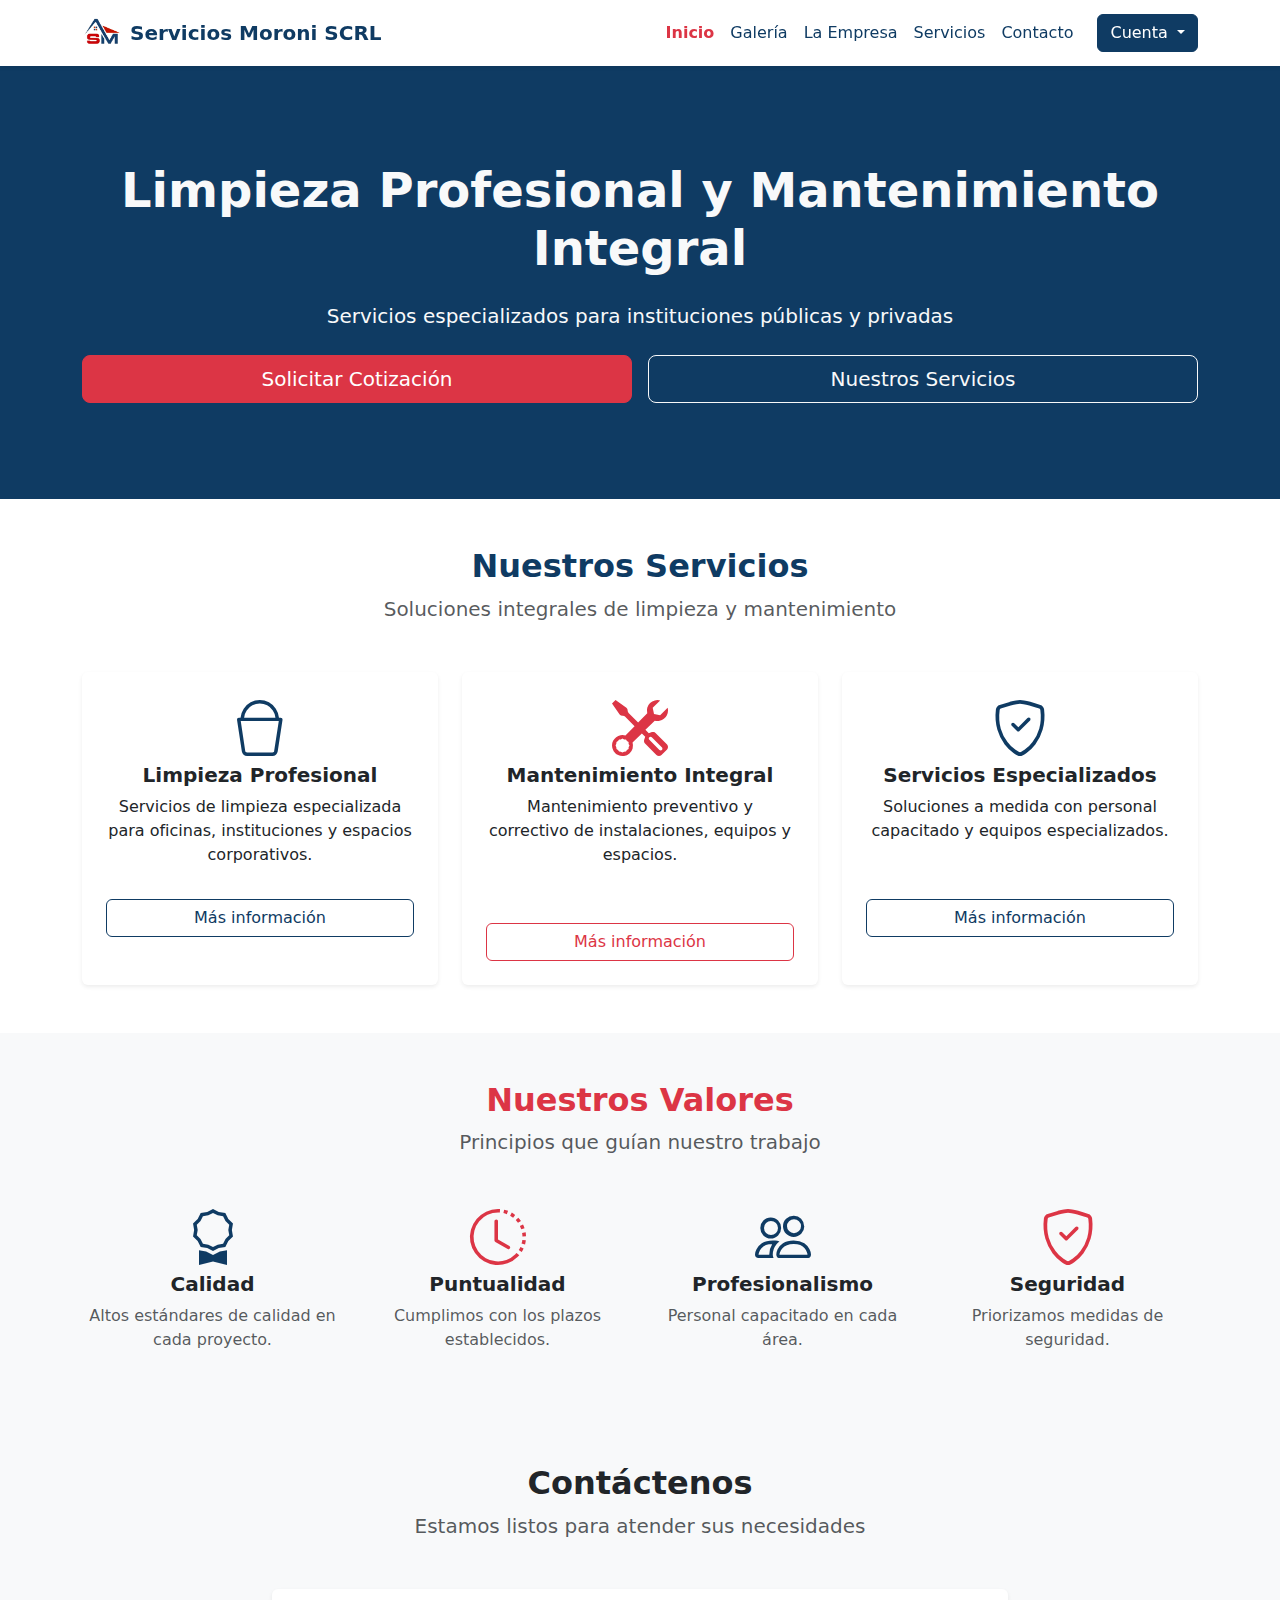
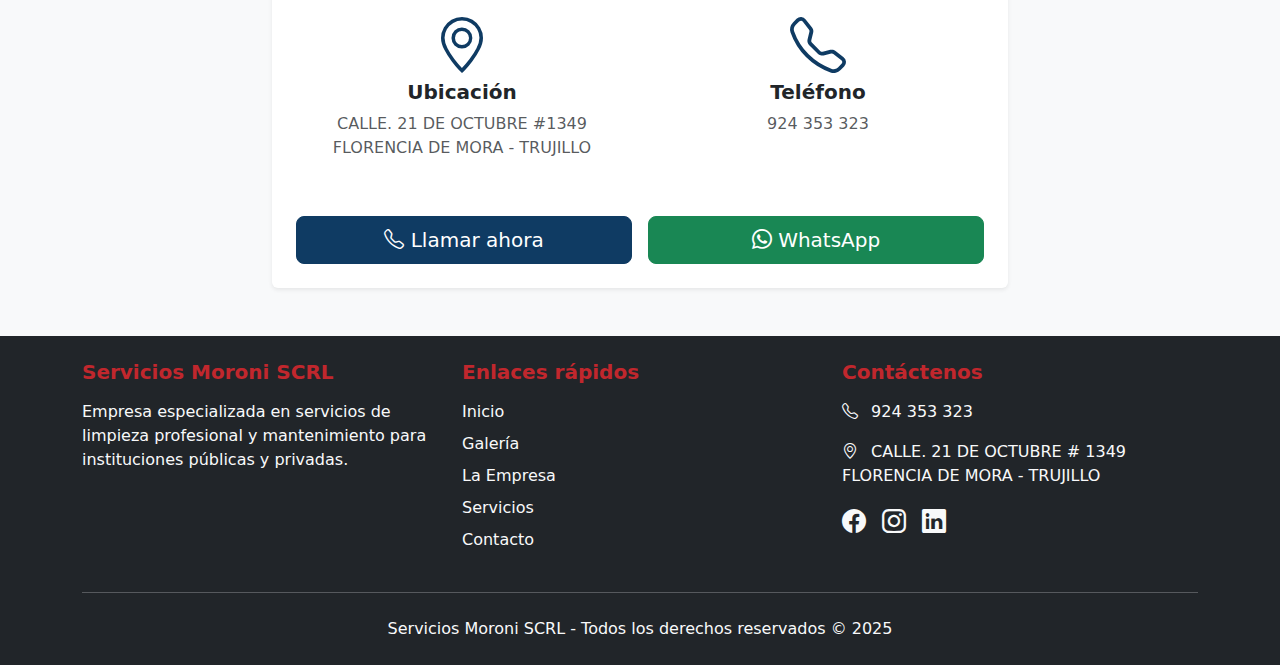
<file: index.html>
<!DOCTYPE html>
<html lang="es">

<head>
    <meta charset="UTF-8">
    <meta name="viewport" content="width=device-width, initial-scale=1.0">
    <title>Servicios Moroni SCRL</title>
    <link href="https://cdn.jsdelivr.net/npm/bootstrap@5.3.0/dist/css/bootstrap.min.css" rel="stylesheet">
    <link rel="icon" href="img/logo.png">
    <link rel="stylesheet" href="https://cdn.jsdelivr.net/npm/bootstrap-icons@1.11.1/font/bootstrap-icons.css">
    <link rel="stylesheet" href="css/styles.css">
</head>

<body>
    <nav class="navbar navbar-expand-lg navbar-light bg-white sticky-top shadow-sm">
        <div class="container">
            <a class="navbar-brand d-flex align-items-center fw-bold text-primary" href="index.html">
                <img src="img/logo.png" alt="Logo de la empresa" class="me-2"
                    style="height: 40px; width: auto; object-fit: contain;">
                Servicios Moroni SCRL
            </a>
            <button class="navbar-toggler" type="button" data-bs-toggle="collapse" data-bs-target="#navbarNav">
                <span class="navbar-toggler-icon"></span>
            </button>
            <div class="collapse navbar-collapse" id="navbarNav">
                <ul class="navbar-nav ms-auto mb-2 mb-lg-0 text-center">
                    <li class="nav-item"><a class="nav-link active text-danger fw-bold" href="index.html">Inicio</a>
                    </li>
                    <li class="nav-item"><a class="nav-link text-primary" href="html/galeria.html">Galería</a></li>
                    <li class="nav-item"><a class="nav-link text-primary" href="html/empresa.html">La Empresa</a></li>
                    <li class="nav-item"><a class="nav-link text-primary" href="html/servicios.html">Servicios</a></li>
                    <li class="nav-item"><a class="nav-link text-primary" href="html/contacto.html">Contacto</a></li>
                </ul>
                <div class="dropdown ms-lg-3 mt-2 mt-lg-0 w-lg-auto text-center text-lg-start">
                    <button class="btn btn-primary dropdown-toggle" type="button" id="dropdownMenuButton"
                        data-bs-toggle="dropdown" aria-expanded="false">
                        Cuenta
                    </button>
                    <ul class="dropdown-menu dropdown-menu-end text-center" aria-labelledby="dropdownMenuButton">
                        <li><a class="dropdown-item" href="html/login.html">Iniciar Sesión</a></li>
                        <li><a class="dropdown-item" href="html/register.html">Registrarse</a></li>
                    </ul>
                </div>
            </div>
        </div>
    </nav>


    <section class="bg-primary text-light text-center d-flex align-items-center py-5">
        <div class="container py-5">
            <h1 class="display-5 fw-bold mb-4">Limpieza Profesional y Mantenimiento Integral</h1>
            <p class="lead mb-4">Servicios especializados para instituciones públicas y privadas</p>
            <div class="d-flex flex-column flex-md-row justify-content-center gap-3">
                <a href="#contacto" class="btn btn-danger btn-lg w-100 w-md-auto">Solicitar Cotización</a>
                <a href="#servicios" class="btn btn-outline-light btn-lg w-100 w-md-auto">Nuestros Servicios</a>
            </div>
        </div>
    </section>

    <section class="py-5" id="servicios">
        <div class="container">
            <div class="text-center mb-5">
                <h2 class="fw-bold text-primary">Nuestros Servicios</h2>
                <p class="lead text-muted">Soluciones integrales de limpieza y mantenimiento</p>
            </div>
            <div class="row g-4">
                <div class="col-sm-12 col-md-6 col-lg-4">
                    <div class="card h-100 border-0 shadow-sm text-center">
                        <div class="card-body p-4">
                            <i class="bi bi-bucket display-4 text-primary mb-3"></i>
                            <h5 class="fw-bold">Limpieza Profesional</h5>
                            <p>Servicios de limpieza especializada para oficinas, instituciones y espacios corporativos.
                            </p>
                            <a href="./html/servicios.html" class="btn btn-outline-primary mt-3 w-100 w-md-auto">Más
                                información</a>
                        </div>
                    </div>
                </div>
                <div class="col-sm-12 col-md-6 col-lg-4">
                    <div class="card h-100 border-0 shadow-sm text-center">
                        <div class="card-body p-4">
                            <i class="bi bi-tools display-4 text-danger mb-3"></i>
                            <h5 class="fw-bold">Mantenimiento Integral</h5>
                            <p>Mantenimiento preventivo y correctivo de instalaciones, equipos y espacios.</p>
                            <br>
                            <a href="./html/servicios.html" class="btn btn-outline-danger mt-3 w-100 w-md-auto">Más
                                información</a>
                        </div>
                    </div>
                </div>
                <div class="col-sm-12 col-md-6 col-lg-4">
                    <div class="card h-100 border-0 shadow-sm text-center">
                        <div class="card-body p-4">
                            <i class="bi bi-shield-check display-4 text-primary mb-3"></i>
                            <h5 class="fw-bold">Servicios Especializados</h5>
                            <p>Soluciones a medida con personal capacitado y equipos especializados.</p>
                            <br>
                            <a href="./html/servicios.html" class="btn btn-outline-primary mt-3 w-100 w-md-auto">Más
                                información</a>
                        </div>
                    </div>
                </div>
            </div>
        </div>
    </section>

    <section class="py-5 bg-light">
        <div class="container">
            <div class="text-center mb-5">
                <h2 class="fw-bold text-danger">Nuestros Valores</h2>
                <p class="lead text-muted">Principios que guían nuestro trabajo</p>
            </div>
            <div class="row g-4 text-center">
                <div class="col-6 col-md-3">
                    <i class="bi bi-award display-4 text-primary mb-3"></i>
                    <h5 class="fw-bold">Calidad</h5>
                    <p class="text-muted">Altos estándares de calidad en cada proyecto.</p>
                </div>
                <div class="col-6 col-md-3">
                    <i class="bi bi-clock-history display-4 text-danger mb-3"></i>
                    <h5 class="fw-bold">Puntualidad</h5>
                    <p class="text-muted">Cumplimos con los plazos establecidos.</p>
                </div>
                <div class="col-6 col-md-3">
                    <i class="bi bi-people display-4 text-primary mb-3"></i>
                    <h5 class="fw-bold">Profesionalismo</h5>
                    <p class="text-muted">Personal capacitado en cada área.</p>
                </div>
                <div class="col-6 col-md-3">
                    <i class="bi bi-shield-check display-4 text-danger mb-3"></i>
                    <h5 class="fw-bold">Seguridad</h5>
                    <p class="text-muted">Priorizamos medidas de seguridad.</p>
                </div>
            </div>
        </div>
    </section>

    <section class="py-5 bg-light" id="contacto">
        <div class="container">
            <div class="text-center mb-5">
                <h2 class="fw-bold">Contáctenos</h2>
                <p class="lead text-muted">Estamos listos para atender sus necesidades</p>
            </div>
            <div class="row">
                <div class="col-md-8 mx-auto">
                    <div class="card border-0 shadow-sm">
                        <div class="card-body p-4">
                            <div class="row text-center">
                                <div class="col-sm-12 col-md-6 mb-4">
                                    <i class="bi bi-geo-alt display-4 text-primary mb-3"></i>
                                    <h5 class="fw-bold">Ubicación</h5>
                                    <p class="text-muted">CALLE. 21 DE OCTUBRE #1349<br>FLORENCIA DE MORA - TRUJILLO</p>
                                </div>
                                <div class="col-sm-12 col-md-6 mb-4">
                                    <i class="bi bi-telephone display-4 text-primary mb-3"></i>
                                    <h5 class="fw-bold">Teléfono</h5>
                                    <p class="text-muted">924 353 323</p>
                                </div>
                            </div>
                            <div class="d-flex flex-column flex-md-row justify-content-center gap-3 mt-3">
                                <a href="tel:950515954" class="btn btn-primary btn-lg w-100 w-md-auto"><i
                                        class="bi bi-telephone"></i> Llamar ahora</a>
                                <a href="https://wa.me/51924353323" class="btn btn-success btn-lg w-100 w-md-auto"
                                    target="_blank"><i class="bi bi-whatsapp"></i> WhatsApp</a>
                            </div>
                        </div>
                    </div>
                </div>
            </div>
        </div>
    </section>

    <footer class="bg-dark text-light py-4">
        <div class="container">
            <div class="row">
                <div class="col-lg-4 mb-4 mb-lg-0">
                    <h5 class="fw-bold mb-3">Servicios Moroni SCRL</h5>
                    <p>Empresa especializada en servicios de limpieza profesional y mantenimiento para instituciones
                        públicas y privadas.</p>
                </div>
                <div class="col-lg-4 mb-4 mb-lg-0">
                    <h5 class="fw-bold mb-3">Enlaces rápidos</h5>
                    <ul class="list-unstyled">
                        <li class="mb-2"><a href="index.html" class="text-light text-decoration-none">Inicio</a></li>
                        <li class="mb-2"><a href="galeria.html" class="text-light text-decoration-none">Galería</a></li>
                        <li class="mb-2"><a href="empresa.html" class="text-light text-decoration-none">La Empresa</a>
                        </li>
                        <li class="mb-2"><a href="servicios.html" class="text-light text-decoration-none">Servicios</a>
                        </li>
                        <li class="mb-2"><a href="contacto.html" class="text-light text-decoration-none">Contacto</a>
                        </li>
                    </ul>
                </div>
                <div class="col-lg-4">
                    <h5 class="fw-bold mb-3">Contáctenos</h5>
                    <p><i class="bi bi-telephone me-2"></i> 924 353 323</p>
                    <p><i class="bi bi-geo-alt me-2"></i> CALLE. 21 DE OCTUBRE # 1349<br>FLORENCIA DE MORA - TRUJILLO
                    </p>
                    <div class="d-flex social-icons mt-3">
                        <a href="https://www.facebook.com/profile.php?id=61555686907576" target="_blank"
                            rel="noopener noreferrer" class="text-light me-3">
                            <i class="bi bi-facebook fs-4"></i>
                        </a>
                        <a href="#" target="_blank" rel="noopener noreferrer" class="text-light me-3">
                            <i class="bi bi-instagram fs-4"></i>
                        </a>
                        <a href="https://www.linkedin.com/in/julio-nunja-alfaro-b2905b1b9/" target="_blank"
                            rel="noopener noreferrer" class="text-light">
                            <i class="bi bi-linkedin fs-4"></i>
                        </a>
                    </div>
                </div>
            </div>
            <hr class="my-4">
            <div class="text-center">
                <p class="mb-0">Servicios Moroni SCRL - Todos los derechos reservados &copy; 2025</p>
            </div>
        </div>
    </footer>


    <script src="https://cdn.jsdelivr.net/npm/bootstrap@5.3.0/dist/js/bootstrap.bundle.min.js"></script>
</body>

</html>
</file>
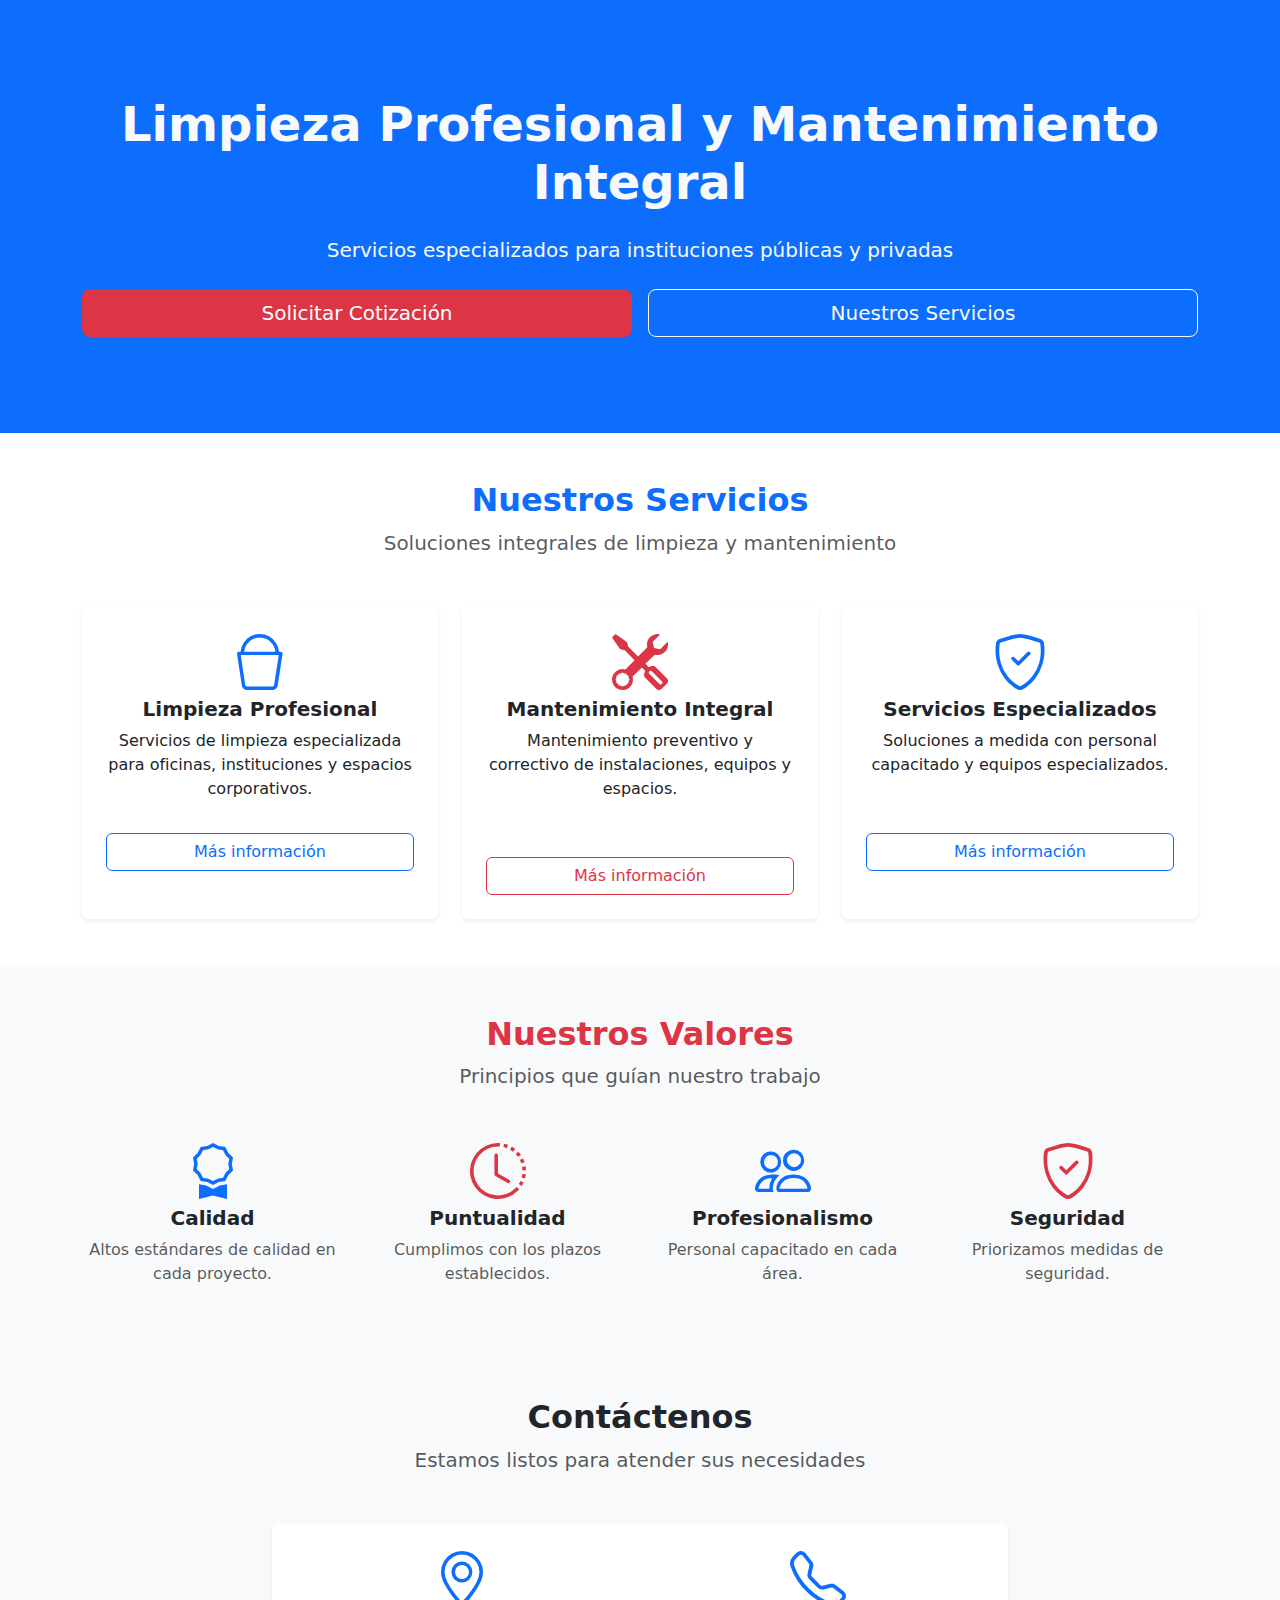
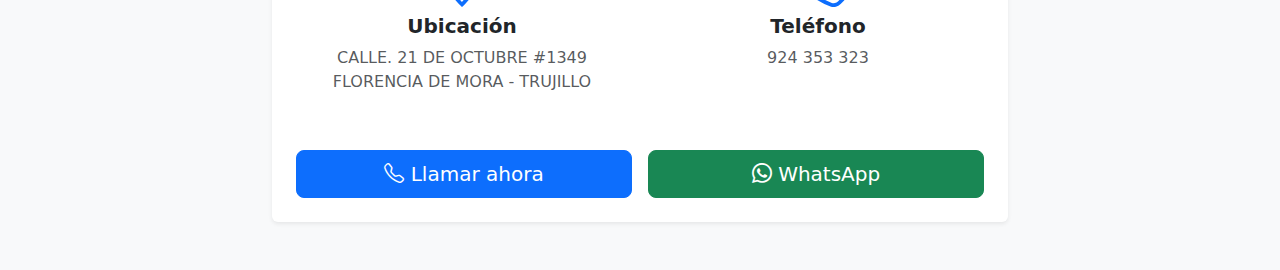
<file: src/main/resources/templates/index.html>
<!DOCTYPE html>
<html lang="es" xmlns:th="http://www.thymeleaf.org">

<head>
    <meta charset="UTF-8">
    <meta name="viewport" content="width=device-width, initial-scale=1.0">
    <title>Servicios Moroni SCRL</title>
    <link href="https://cdn.jsdelivr.net/npm/bootstrap@5.3.0/dist/css/bootstrap.min.css" rel="stylesheet">
    <link rel="icon" th:href="@{/img/logo.png}">
    <link rel="stylesheet" href="https://cdn.jsdelivr.net/npm/bootstrap-icons@1.11.1/font/bootstrap-icons.css">
    <link rel="stylesheet" th:href="@{/css/styles.css}">
</head>

<body>

    <div th:replace="reusables :: header"></div>


    <section class="bg-primary text-light text-center d-flex align-items-center py-5">
        <div class="container py-5">
            <h1 class="display-5 fw-bold mb-4">Limpieza Profesional y Mantenimiento Integral</h1>
            <p class="lead mb-4">Servicios especializados para instituciones públicas y privadas</p>
            <div class="d-flex flex-column flex-md-row justify-content-center gap-3">
                <a href="#contacto" class="btn btn-danger btn-lg w-100 w-md-auto">Solicitar Cotización</a>
                <a href="#servicios" class="btn btn-outline-light btn-lg w-100 w-md-auto">Nuestros Servicios</a>
            </div>
        </div>
    </section>

    <section class="py-5" id="servicios">
        <div class="container">
            <div class="text-center mb-5">
                <h2 class="fw-bold text-primary">Nuestros Servicios</h2>
                <p class="lead text-muted">Soluciones integrales de limpieza y mantenimiento</p>
            </div>
            <div class="row g-4">
                <div class="col-sm-12 col-md-6 col-lg-4">
                    <div class="card h-100 border-0 shadow-sm text-center">
                        <div class="card-body p-4">
                            <i class="bi bi-bucket display-4 text-primary mb-3"></i>
                            <h5 class="fw-bold">Limpieza Profesional</h5>
                            <p>Servicios de limpieza especializada para oficinas, instituciones y espacios corporativos.
                            </p>
                            <a href="./html/servicios.html" class="btn btn-outline-primary mt-3 w-100 w-md-auto">Más
                                información</a>
                        </div>
                    </div>
                </div>
                <div class="col-sm-12 col-md-6 col-lg-4">
                    <div class="card h-100 border-0 shadow-sm text-center">
                        <div class="card-body p-4">
                            <i class="bi bi-tools display-4 text-danger mb-3"></i>
                            <h5 class="fw-bold">Mantenimiento Integral</h5>
                            <p>Mantenimiento preventivo y correctivo de instalaciones, equipos y espacios.</p>
                            <br>
                            <a href="./html/servicios.html" class="btn btn-outline-danger mt-3 w-100 w-md-auto">Más
                                información</a>
                        </div>
                    </div>
                </div>
                <div class="col-sm-12 col-md-6 col-lg-4">
                    <div class="card h-100 border-0 shadow-sm text-center">
                        <div class="card-body p-4">
                            <i class="bi bi-shield-check display-4 text-primary mb-3"></i>
                            <h5 class="fw-bold">Servicios Especializados</h5>
                            <p>Soluciones a medida con personal capacitado y equipos especializados.</p>
                            <br>
                            <a href="./html/servicios.html" class="btn btn-outline-primary mt-3 w-100 w-md-auto">Más
                                información</a>
                        </div>
                    </div>
                </div>
            </div>
        </div>
    </section>

    <section class="py-5 bg-light">
        <div class="container">
            <div class="text-center mb-5">
                <h2 class="fw-bold text-danger">Nuestros Valores</h2>
                <p class="lead text-muted">Principios que guían nuestro trabajo</p>
            </div>
            <div class="row g-4 text-center">
                <div class="col-6 col-md-3">
                    <i class="bi bi-award display-4 text-primary mb-3"></i>
                    <h5 class="fw-bold">Calidad</h5>
                    <p class="text-muted">Altos estándares de calidad en cada proyecto.</p>
                </div>
                <div class="col-6 col-md-3">
                    <i class="bi bi-clock-history display-4 text-danger mb-3"></i>
                    <h5 class="fw-bold">Puntualidad</h5>
                    <p class="text-muted">Cumplimos con los plazos establecidos.</p>
                </div>
                <div class="col-6 col-md-3">
                    <i class="bi bi-people display-4 text-primary mb-3"></i>
                    <h5 class="fw-bold">Profesionalismo</h5>
                    <p class="text-muted">Personal capacitado en cada área.</p>
                </div>
                <div class="col-6 col-md-3">
                    <i class="bi bi-shield-check display-4 text-danger mb-3"></i>
                    <h5 class="fw-bold">Seguridad</h5>
                    <p class="text-muted">Priorizamos medidas de seguridad.</p>
                </div>
            </div>
        </div>
    </section>

    <section class="py-5 bg-light" id="contacto">
        <div class="container">
            <div class="text-center mb-5">
                <h2 class="fw-bold">Contáctenos</h2>
                <p class="lead text-muted">Estamos listos para atender sus necesidades</p>
            </div>
            <div class="row">
                <div class="col-md-8 mx-auto">
                    <div class="card border-0 shadow-sm">
                        <div class="card-body p-4">
                            <div class="row text-center">
                                <div class="col-sm-12 col-md-6 mb-4">
                                    <i class="bi bi-geo-alt display-4 text-primary mb-3"></i>
                                    <h5 class="fw-bold">Ubicación</h5>
                                    <p class="text-muted">CALLE. 21 DE OCTUBRE #1349<br>FLORENCIA DE MORA - TRUJILLO</p>
                                </div>
                                <div class="col-sm-12 col-md-6 mb-4">
                                    <i class="bi bi-telephone display-4 text-primary mb-3"></i>
                                    <h5 class="fw-bold">Teléfono</h5>
                                    <p class="text-muted">924 353 323</p>
                                </div>
                            </div>
                            <div class="d-flex flex-column flex-md-row justify-content-center gap-3 mt-3">
                                <a href="tel:950515954" class="btn btn-primary btn-lg w-100 w-md-auto"><i
                                        class="bi bi-telephone"></i> Llamar ahora</a>
                                <a href="https://wa.me/51924353323" class="btn btn-success btn-lg w-100 w-md-auto"
                                    target="_blank"><i class="bi bi-whatsapp"></i> WhatsApp</a>
                            </div>
                        </div>
                    </div>
                </div>
            </div>
        </div>
    </section>


    <div th:replace="reusables :: footer"></div>

    <script src="https://cdn.jsdelivr.net/npm/bootstrap@5.3.0/dist/js/bootstrap.bundle.min.js"></script>
</body>

</html>
</file>
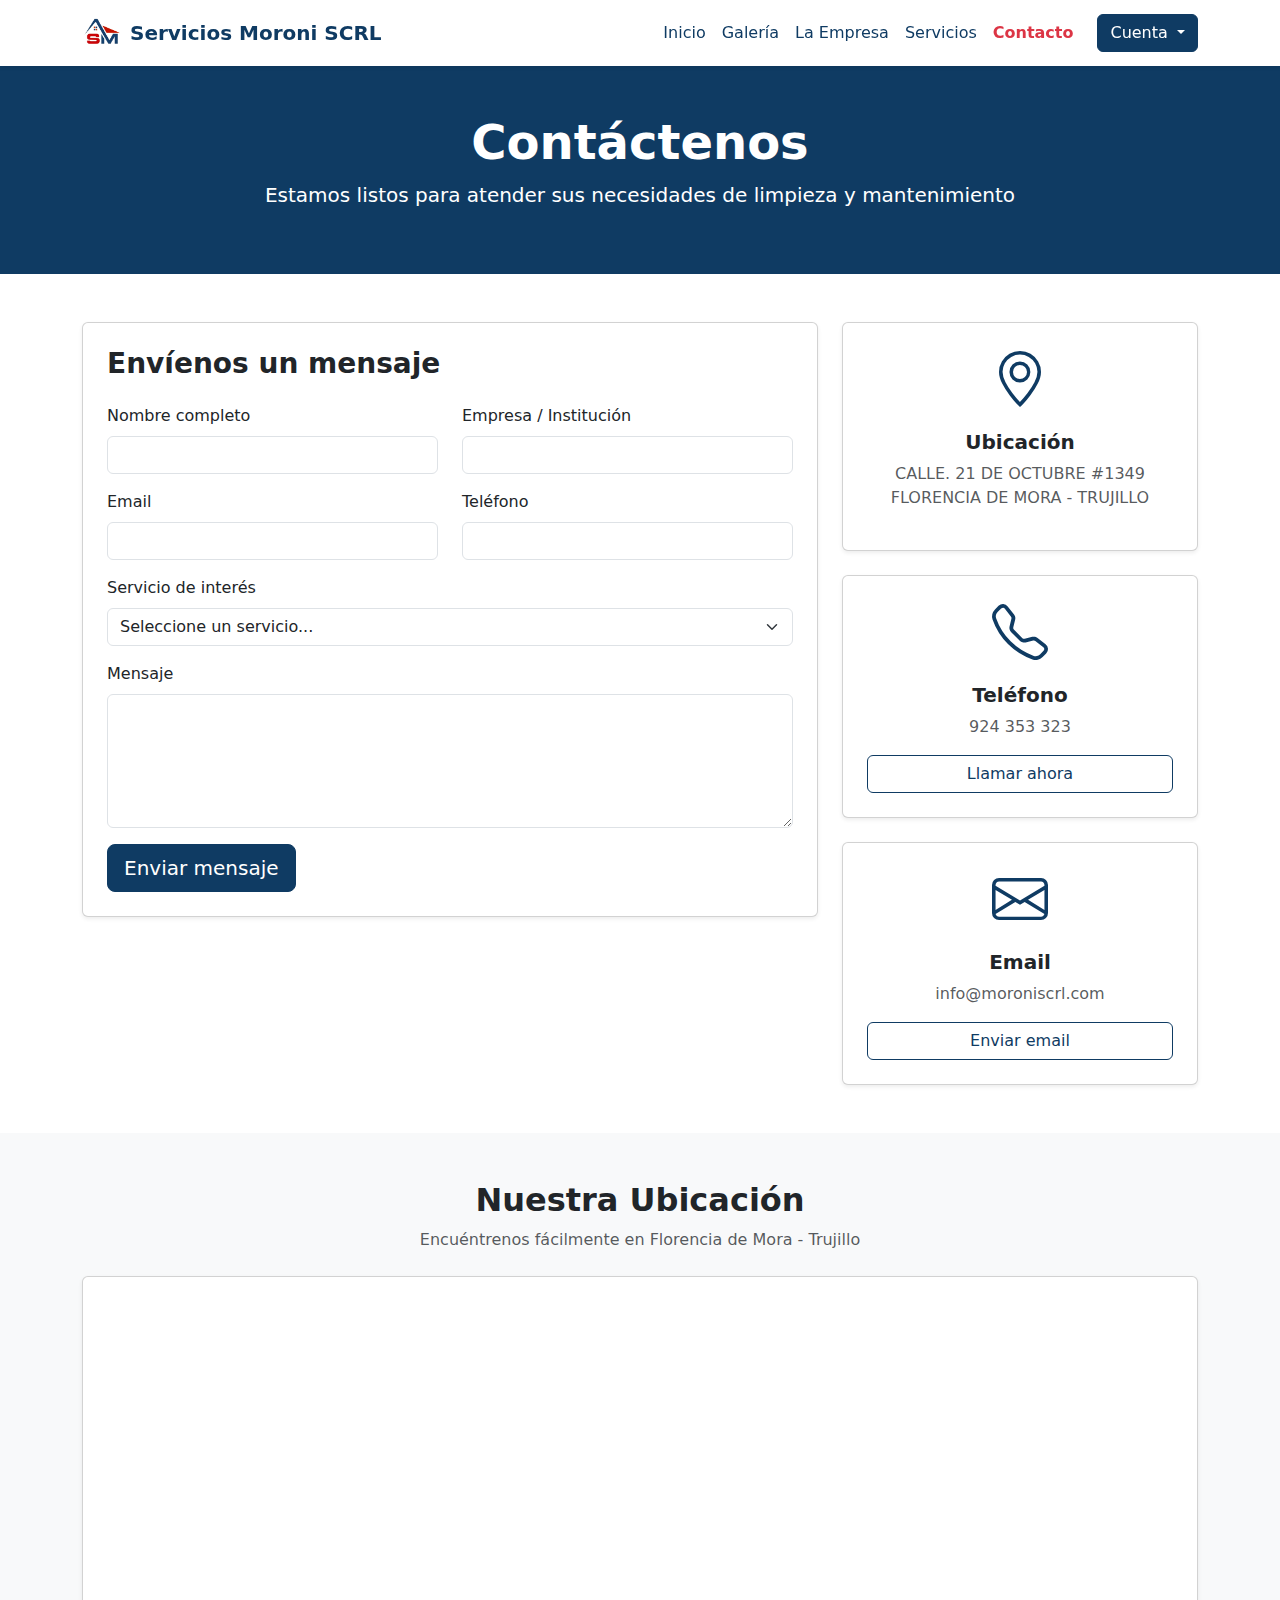
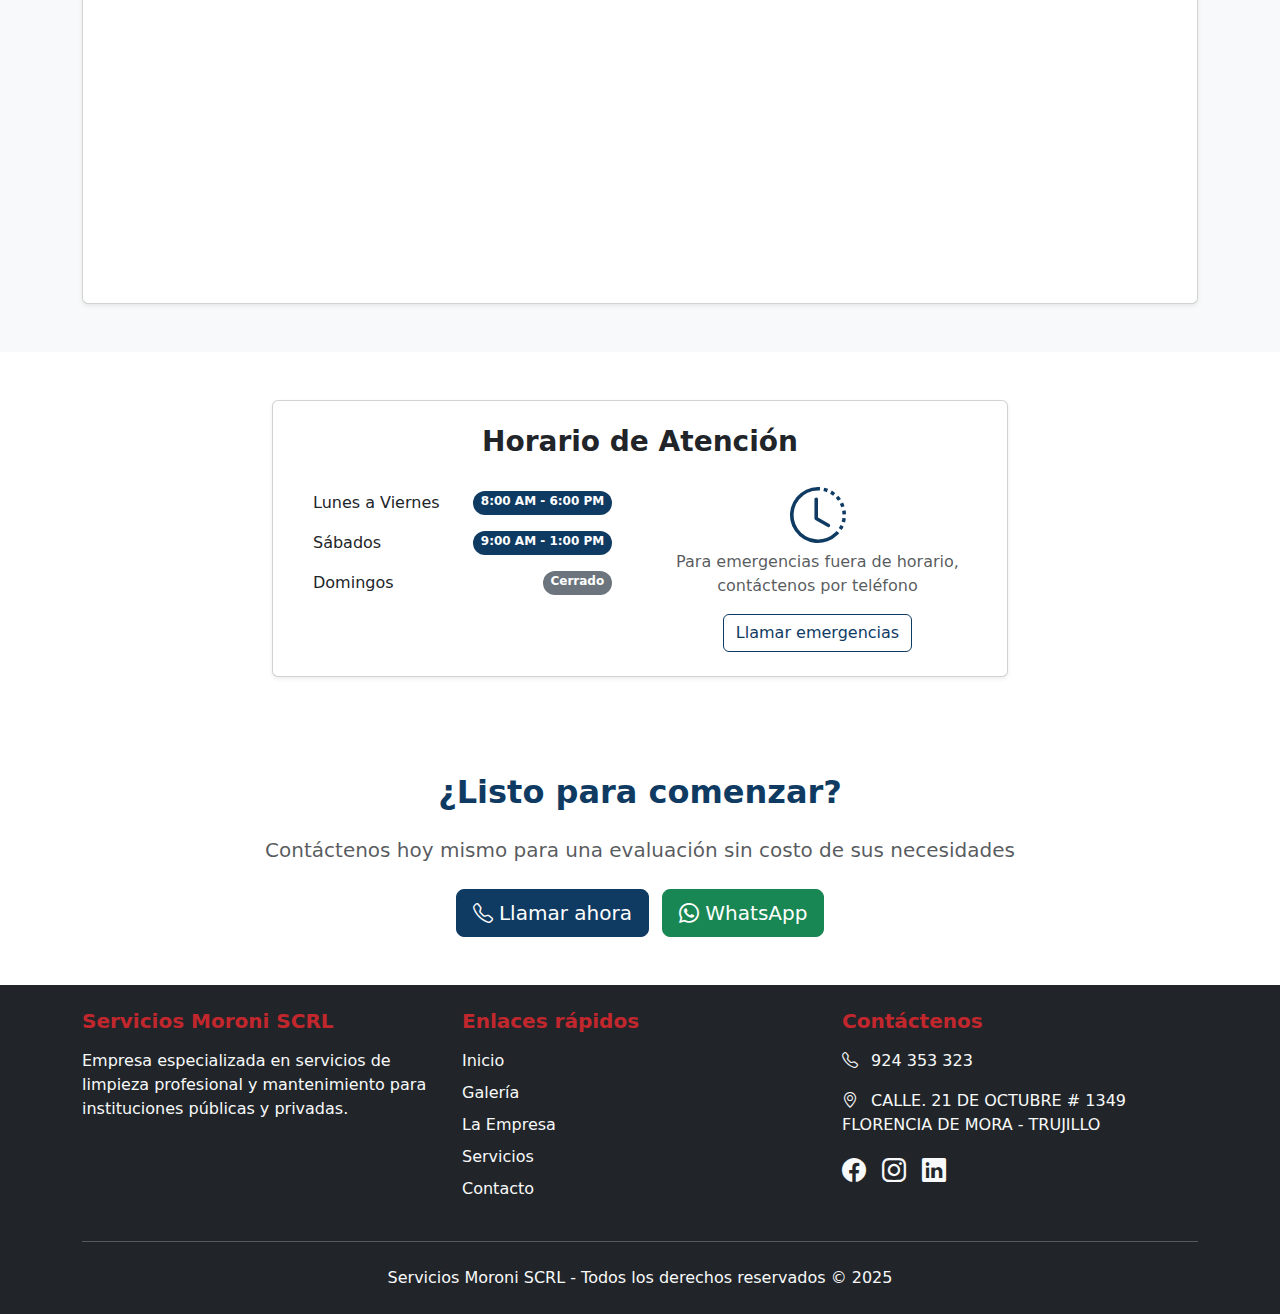
<file: html/contacto.html>
<!DOCTYPE html>
<html lang="es">

<head>
    <meta charset="UTF-8">
    <meta name="viewport" content="width=device-width, initial-scale=1.0">
    <title>Servicios Moroni SCRL - Contacto</title>
    <link href="https://cdn.jsdelivr.net/npm/bootstrap@5.3.0/dist/css/bootstrap.min.css" rel="stylesheet">
    <link rel="icon" href="../img/logo.png">
    <link rel="stylesheet" href="https://cdn.jsdelivr.net/npm/bootstrap-icons@1.11.1/font/bootstrap-icons.css">
    <link rel="stylesheet" href="../css/styles.css">
</head>

<body>
    <nav class="navbar navbar-expand-lg navbar-light bg-white sticky-top shadow-sm">
        <div class="container">
            <a class="navbar-brand d-flex align-items-center fw-bold text-primary" href="../index.html">
                <img src="../img/logo.png" alt="Logo de la empresa" class="me-2"
                    style="height: 40px; width: auto; object-fit: contain;">
                Servicios Moroni SCRL
            </a>
            <button class="navbar-toggler" type="button" data-bs-toggle="collapse" data-bs-target="#navbarNav">
                <span class="navbar-toggler-icon"></span>
            </button>
            <div class="collapse navbar-collapse" id="navbarNav">
                <ul class="navbar-nav ms-auto mb-2 mb-lg-0 text-center">
                    <li class="nav-item"><a class="nav-link active text-primary" href="../index.html">Inicio</a>
                    </li>
                    <li class="nav-item"><a class="nav-link text-primary" href="galeria.html">Galería</a></li>
                    <li class="nav-item"><a class="nav-link text-primary" href="empresa.html">La Empresa</a></li>
                    <li class="nav-item"><a class="nav-link text-primary" href="servicios.html">Servicios</a></li>
                    <li class="nav-item"><a class="nav-link text-danger fw-bold" href="contacto.html">Contacto</a></li>
                </ul>
                <div class="dropdown ms-lg-3 mt-2 mt-lg-0 w-lg-auto text-center text-lg-start">
                    <button class="btn btn-primary dropdown-toggle" type="button" id="dropdownMenuButton"
                        data-bs-toggle="dropdown" aria-expanded="false">
                        Cuenta
                    </button>
                    <ul class="dropdown-menu dropdown-menu-end text-center" aria-labelledby="dropdownMenuButton">
                        <li><a class="dropdown-item" href="login.html">Iniciar Sesión</a></li>
                        <li><a class="dropdown-item" href="register.html">Registrarse</a></li>
                    </ul>
                </div>
            </div>
        </div>
    </nav>

    <section class="bg-primary text-white py-5">
        <div class="container text-center">
            <h1 class="display-5 fw-bold">Contáctenos</h1>
            <p class="lead">Estamos listos para atender sus necesidades de limpieza y mantenimiento</p>
        </div>
    </section>

    <section class="py-5">
        <div class="container">
            <div class="row">
                <div class="col-lg-8 mb-5 mb-lg-0">
                    <div class="card shadow-sm">
                        <div class="card-body p-4">
                            <h3 class="fw-bold mb-4">Envíenos un mensaje</h3>
                            <form>
                                <div class="row">
                                    <div class="col-md-6 mb-3">
                                        <label for="nombre" class="form-label">Nombre completo</label>
                                        <input type="text" class="form-control" id="nombre" required>
                                    </div>
                                    <div class="col-md-6 mb-3">
                                        <label for="empresa" class="form-label">Empresa / Institución</label>
                                        <input type="text" class="form-control" id="empresa">
                                    </div>
                                </div>
                                <div class="row">
                                    <div class="col-md-6 mb-3">
                                        <label for="email" class="form-label">Email</label>
                                        <input type="email" class="form-control" id="email" required>
                                    </div>
                                    <div class="col-md-6 mb-3">
                                        <label for="telefono" class="form-label">Teléfono</label>
                                        <input type="tel" class="form-control" id="telefono" required>
                                    </div>
                                </div>
                                <div class="mb-3">
                                    <label for="servicio" class="form-label">Servicio de interés</label>
                                    <select class="form-select" id="servicio">
                                        <option selected>Seleccione un servicio...</option>
                                        <option value="limpieza">Limpieza Profesional</option>
                                        <option value="mantenimiento">Mantenimiento Integral</option>
                                        <option value="especializados">Servicios Especializados</option>
                                        <option value="cotizacion">Cotización General</option>
                                    </select>
                                </div>
                                <div class="mb-3">
                                    <label for="mensaje" class="form-label">Mensaje</label>
                                    <textarea class="form-control" id="mensaje" rows="5" required></textarea>
                                </div>
                                <button type="submit" class="btn btn-primary btn-lg">Enviar mensaje</button>
                            </form>
                        </div>
                    </div>
                </div>

                <div class="col-lg-4">
                    <div class="card shadow-sm mb-4 text-center p-4">
                        <i class="bi bi-geo-alt display-4 text-primary mb-3"></i>
                        <h5 class="fw-bold">Ubicación</h5>
                        <p class="text-muted">CALLE. 21 DE OCTUBRE #1349<br>FLORENCIA DE MORA - TRUJILLO</p>
                    </div>
                    <div class="card shadow-sm mb-4 text-center p-4">
                        <i class="bi bi-telephone display-4 text-primary mb-3"></i>
                        <h5 class="fw-bold">Teléfono</h5>
                        <p class="text-muted">924 353 323</p>
                        <a href="tel:950515954" class="btn btn-outline-primary">Llamar ahora</a>
                    </div>
                    <div class="card shadow-sm text-center p-4">
                        <i class="bi bi-envelope display-4 text-primary mb-3"></i>
                        <h5 class="fw-bold">Email</h5>
                        <p class="text-muted">info@moroniscrl.com</p>
                        <a href="mailto:info@moroniscrl.com" class="btn btn-outline-primary">Enviar email</a>
                    </div>
                </div>
            </div>
        </div>
    </section>

    <section class="py-5 bg-light">
        <div class="container">
            <div class="text-center mb-4">
                <h2 class="fw-bold">Nuestra Ubicación</h2>
                <p class="text-muted">Encuéntrenos fácilmente en Florencia de Mora - Trujillo</p>
            </div>
            <div class="card shadow-sm">
                <div class="card-body p-0">
                    <div class="ratio ratio-16x9">
                        <iframe
                            src="https://www.google.com/maps/embed?pb=!1m18!1m12!1m3!1d3950.883365039986!2d-79.0402679250197!3d-8.086391680517366!2m3!1f0!2f0!3f0!3m2!1i1024!2i768!4f13.1!3m3!1m2!1s0x91ad3d7b2c8a7c1f%3A0x5e32fa9b5e2c7b0d!2sFlorencia%20de%20Mora%2C%20Trujillo!5e0!3m2!1ses!2spe!4v1699299999999!5m2!1ses!2spe"
                            style="border:0;" allowfullscreen="" loading="lazy"></iframe>
                    </div>
                </div>
            </div>
        </div>
    </section>

    <section class="py-5">
        <div class="container">
            <div class="row justify-content-center">
                <div class="col-md-8">
                    <div class="card shadow-sm">
                        <div class="card-body p-4">
                            <h3 class="fw-bold text-center mb-4">Horario de Atención</h3>
                            <div class="row">
                                <div class="col-md-6">
                                    <ul class="list-group list-group-flush">
                                        <li class="list-group-item d-flex justify-content-between border-0">
                                            Lunes a Viernes
                                            <span class="badge bg-primary rounded-pill">8:00 AM - 6:00 PM</span>
                                        </li>
                                        <li class="list-group-item d-flex justify-content-between border-0">
                                            Sábados
                                            <span class="badge bg-primary rounded-pill">9:00 AM - 1:00 PM</span>
                                        </li>
                                        <li class="list-group-item d-flex justify-content-between border-0">
                                            Domingos
                                            <span class="badge bg-secondary rounded-pill">Cerrado</span>
                                        </li>
                                    </ul>
                                </div>
                                <div class="col-md-6 text-center">
                                    <i class="bi bi-clock-history display-4 text-primary mb-3"></i>
                                    <p class="text-muted">Para emergencias fuera de horario, contáctenos por teléfono
                                    </p>
                                    <a href="tel:993766148" class="btn btn-outline-primary">Llamar emergencias</a>
                                </div>
                            </div>
                        </div>
                    </div>
                </div>
            </div>
        </div>
    </section>

    <section class="py-5">
        <div class="container text-center">
            <h2 class="fw-bold mb-4 text-primary">¿Listo para comenzar?</h2>
            <p class="lead mb-4 text-muted">Contáctenos hoy mismo para una evaluación sin costo de sus necesidades</p>
            <a href="tel:924353323" class="btn btn-primary btn-lg me-2" target="_blank">
                <i class="bi bi-telephone"></i> Llamar ahora
            </a>
            <a href="https://wa.me/51924353323" class="btn btn-success btn-lg" target="_blank">
                <i class="bi bi-whatsapp"></i> WhatsApp
            </a>
        </div>
    </section>

    <footer class="bg-dark text-light py-4">
        <div class="container">
            <div class="row">
                <div class="col-lg-4 mb-4 mb-lg-0">
                    <h5 class="fw-bold mb-3">Servicios Moroni SCRL</h5>
                    <p>Empresa especializada en servicios de limpieza profesional y mantenimiento para instituciones
                        públicas y privadas.</p>
                </div>
                <div class="col-lg-4 mb-4 mb-lg-0">
                    <h5 class="fw-bold mb-3">Enlaces rápidos</h5>
                    <ul class="list-unstyled">
                        <li class="mb-2"><a href="index.html" class="text-light text-decoration-none">Inicio</a></li>
                        <li class="mb-2"><a href="galeria.html" class="text-light text-decoration-none">Galería</a></li>
                        <li class="mb-2"><a href="empresa.html" class="text-light text-decoration-none">La Empresa</a>
                        </li>
                        <li class="mb-2"><a href="servicios.html" class="text-light text-decoration-none">Servicios</a>
                        </li>
                        <li class="mb-2"><a href="contacto.html" class="text-light text-decoration-none">Contacto</a>
                        </li>
                    </ul>
                </div>
                <div class="col-lg-4">
                    <h5 class="fw-bold mb-3">Contáctenos</h5>
                    <p><i class="bi bi-telephone me-2"></i> 924 353 323</p>
                    <p><i class="bi bi-geo-alt me-2"></i> CALLE. 21 DE OCTUBRE # 1349<br>FLORENCIA DE MORA - TRUJILLO
                    </p>
                    <div class="d-flex social-icons mt-3">
                        <a href="https://www.facebook.com/profile.php?id=61555686907576" target="_blank"
                            rel="noopener noreferrer" class="text-light me-3">
                            <i class="bi bi-facebook fs-4"></i>
                        </a>
                        <a href="#" target="_blank" rel="noopener noreferrer" class="text-light me-3">
                            <i class="bi bi-instagram fs-4"></i>
                        </a>
                        <a href="https://www.linkedin.com/in/julio-nunja-alfaro-b2905b1b9/" target="_blank"
                            rel="noopener noreferrer" class="text-light">
                            <i class="bi bi-linkedin fs-4"></i>
                        </a>
                    </div>
                </div>
            </div>
            <hr class="my-4">
            <div class="text-center">
                <p class="mb-0">Servicios Moroni SCRL - Todos los derechos reservados &copy; 2025</p>
            </div>
        </div>
    </footer>

    <script src="https://cdn.jsdelivr.net/npm/bootstrap@5.3.0/dist/js/bootstrap.bundle.min.js"></script>
</body>

</html>
</file>
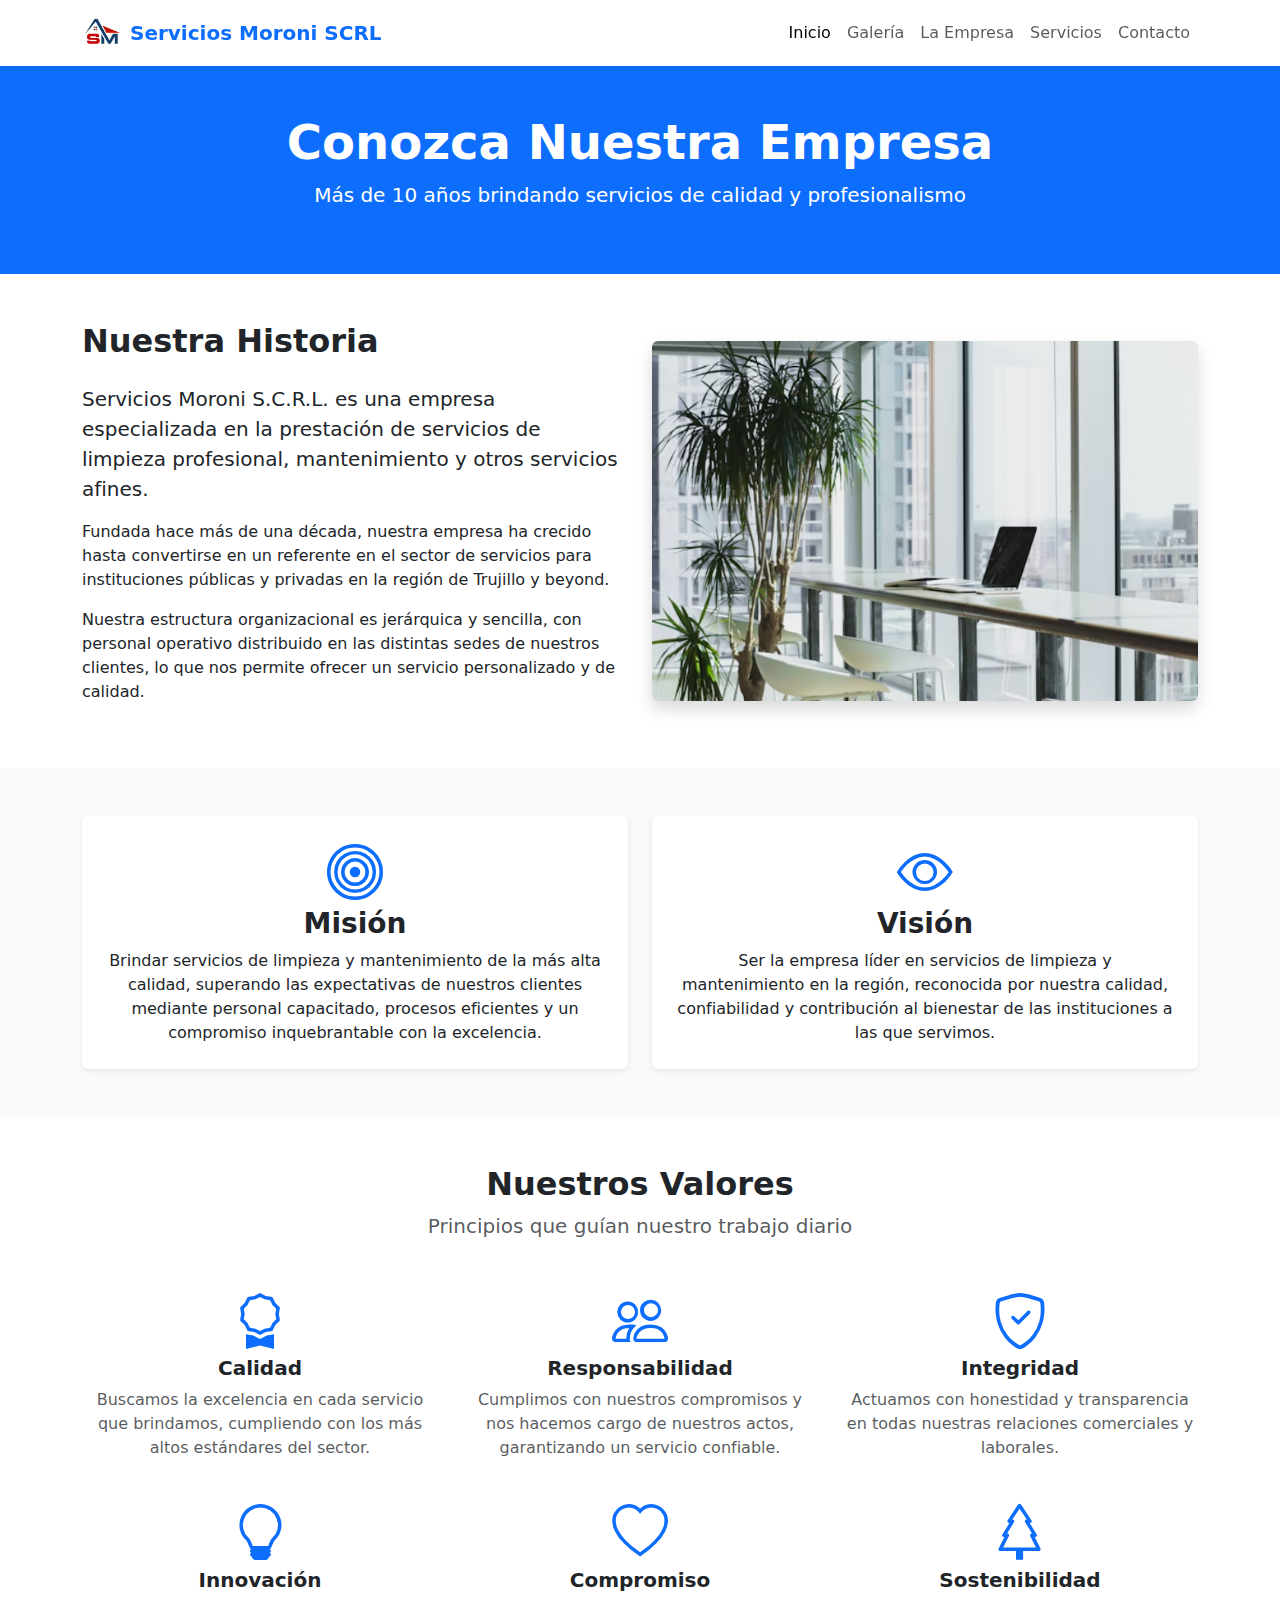
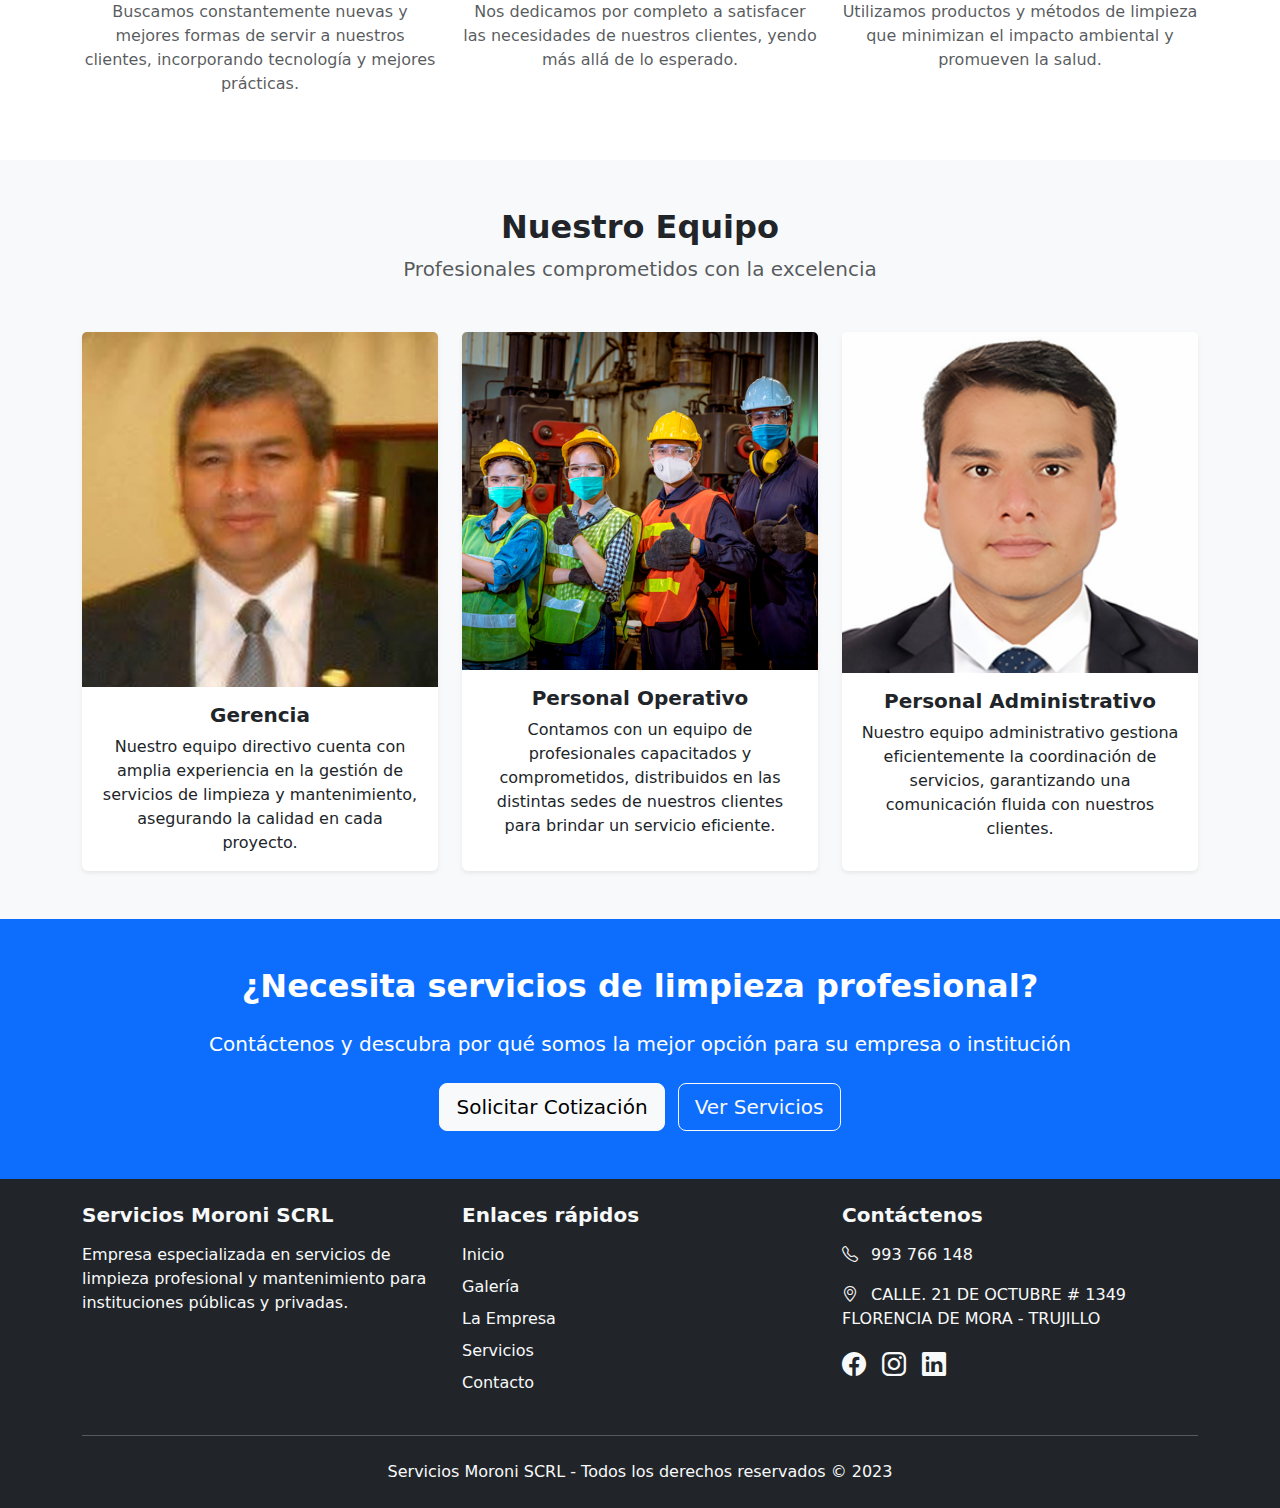
<file: html/empresa.html>
<!DOCTYPE html>
<html lang="es">

<head>
    <meta charset="UTF-8">
    <meta name="viewport" content="width=device-width, initial-scale=1.0">
    <title>Servicios Moroni SCRL - La Empresa</title>
    <link href="https://cdn.jsdelivr.net/npm/bootstrap@5.3.0/dist/css/bootstrap.min.css" rel="stylesheet">
    <link rel="icon" href="../img/logo.png">
    <link rel="stylesheet" href="https://cdn.jsdelivr.net/npm/bootstrap-icons@1.11.1/font/bootstrap-icons.css">
</head>

<body>
    <nav class="navbar navbar-expand-lg navbar-light bg-white sticky-top shadow-sm">
        <div class="container">
            <a class="navbar-brand d-flex align-items-center text-primary fw-bold" href="../index.html">
                <img src="../img/logo.png" alt="Logo de la empresa" class="logo-navbar me-2" style="height: 40px; width: auto; object-fit: contain;">
                Servicios Moroni SCRL
            </a>
            <button class="navbar-toggler" type="button" data-bs-toggle="collapse" data-bs-target="#navbarNav">
                <span class="navbar-toggler-icon"></span>
            </button>
            <div class="collapse navbar-collapse" id="navbarNav">
                <ul class="navbar-nav ms-auto mb-2 mb-lg-0">
                    <li class="nav-item">
                        <a class="nav-link active" aria-current="page" href="../index.html">Inicio</a>
                    </li>
                    <li class="nav-item">
                        <a class="nav-link" href="galeria.html">Galería</a>
                    </li>
                    <li class="nav-item">
                        <a class="nav-link" href="empresa.html">La Empresa</a>
                    </li>
                    <li class="nav-item">
                        <a class="nav-link" href="servicios.html">Servicios</a>
                    </li>
                    <li class="nav-item">
                        <a class="nav-link" href="contacto.html">Contacto</a>
                    </li>
                </ul>
            </div>
        </div>
    </nav>

    <section class="bg-primary text-white py-5">
        <div class="container">
            <div class="text-center">
                <h1 class="display-5 fw-bold">Conozca Nuestra Empresa</h1>
                <p class="lead">Más de 10 años brindando servicios de calidad y profesionalismo</p>
            </div>
        </div>
    </section>

    <section class="py-5">
        <div class="container">
            <div class="row align-items-center">
                <div class="col-lg-6 mb-4 mb-lg-0">
                    <h2 class="fw-bold mb-4">Nuestra Historia</h2>
                    <p class="lead">Servicios Moroni S.C.R.L. es una empresa especializada en la prestación de servicios
                        de limpieza profesional, mantenimiento y otros servicios afines.</p>
                    <p>Fundada hace más de una década, nuestra empresa ha crecido hasta convertirse en un referente en
                        el sector de servicios para instituciones públicas y privadas en la región de Trujillo y beyond.
                    </p>
                    <p>Nuestra estructura organizacional es jerárquica y sencilla, con personal operativo distribuido en
                        las distintas sedes de nuestros clientes, lo que nos permite ofrecer un servicio personalizado y
                        de calidad.</p>
                </div>
                <div class="col-lg-6">
                    <img src="../img/Empresa/Historia.png"
                        class="img-fluid rounded shadow" alt="Nuestro equipo de trabajo">
                </div>
            </div>
        </div>
    </section>

    <section class="py-5 bg-light">
        <div class="container">
            <div class="row">
                <div class="col-md-6 mb-4 mb-md-0">
                    <div class="card h-100 border-0 shadow-sm">
                        <div class="card-body text-center p-4">
                            <i class="bi bi-bullseye display-4 text-primary mb-3"></i>
                            <h3 class="card-title fw-bold">Misión</h3>
                            <p class="card-text">Brindar servicios de limpieza y mantenimiento de la más alta calidad,
                                superando las expectativas de nuestros clientes mediante personal capacitado, procesos
                                eficientes y un compromiso inquebrantable con la excelencia.</p>
                        </div>
                    </div>
                </div>
                <div class="col-md-6">
                    <div class="card h-100 border-0 shadow-sm">
                        <div class="card-body text-center p-4">
                            <i class="bi bi-eye display-4 text-primary mb-3"></i>
                            <h3 class="card-title fw-bold">Visión</h3>
                            <p class="card-text">Ser la empresa líder en servicios de limpieza y mantenimiento en la
                                región, reconocida por nuestra calidad, confiabilidad y contribución al bienestar de las
                                instituciones a las que servimos.</p>
                        </div>
                    </div>
                </div>
            </div>
        </div>
    </section>

    <section class="py-5">
        <div class="container">
            <div class="text-center mb-5">
                <h2 class="fw-bold">Nuestros Valores</h2>
                <p class="lead text-muted">Principios que guían nuestro trabajo diario</p>
            </div>
            <div class="row g-4">
                <div class="col-md-4">
                    <div class="text-center">
                        <i class="bi bi-award display-4 text-primary mb-3"></i>
                        <h5 class="fw-bold">Calidad</h5>
                        <p class="text-muted">Buscamos la excelencia en cada servicio que brindamos, cumpliendo con los
                            más altos estándares del sector.</p>
                    </div>
                </div>
                <div class="col-md-4">
                    <div class="text-center">
                        <i class="bi bi-people display-4 text-primary mb-3"></i>
                        <h5 class="fw-bold">Responsabilidad</h5>
                        <p class="text-muted">Cumplimos con nuestros compromisos y nos hacemos cargo de nuestros actos,
                            garantizando un servicio confiable.</p>
                    </div>
                </div>
                <div class="col-md-4">
                    <div class="text-center">
                        <i class="bi bi-shield-check display-4 text-primary mb-3"></i>
                        <h5 class="fw-bold">Integridad</h5>
                        <p class="text-muted">Actuamos con honestidad y transparencia en todas nuestras relaciones
                            comerciales y laborales.</p>
                    </div>
                </div>
                <div class="col-md-4">
                    <div class="text-center">
                        <i class="bi bi-lightbulb display-4 text-primary mb-3"></i>
                        <h5 class="fw-bold">Innovación</h5>
                        <p class="text-muted">Buscamos constantemente nuevas y mejores formas de servir a nuestros
                            clientes, incorporando tecnología y mejores prácticas.</p>
                    </div>
                </div>
                <div class="col-md-4">
                    <div class="text-center">
                        <i class="bi bi-heart display-4 text-primary mb-3"></i>
                        <h5 class="fw-bold">Compromiso</h5>
                        <p class="text-muted">Nos dedicamos por completo a satisfacer las necesidades de nuestros
                            clientes, yendo más allá de lo esperado.</p>
                    </div>
                </div>
                <div class="col-md-4">
                    <div class="text-center">
                        <i class="bi bi-tree display-4 text-primary mb-3"></i>
                        <h5 class="fw-bold">Sostenibilidad</h5>
                        <p class="text-muted">Utilizamos productos y métodos de limpieza que minimizan el impacto
                            ambiental y promueven la salud.</p>
                    </div>
                </div>
            </div>
        </div>
    </section>

    <section class="py-5 bg-light">
        <div class="container">
            <div class="text-center mb-5">
                <h2 class="fw-bold">Nuestro Equipo</h2>
                <p class="lead text-muted">Profesionales comprometidos con la excelencia</p>
            </div>
            <div class="row g-4">
                <div class="col-md-4">
                    <div class="card h-100 border-0 shadow-sm">
                        <img src="../img/Empresa/Directivo.png"
                            class="card-img-top" alt="Personal directivo">
                        <div class="card-body text-center">
                            <h5 class="card-title fw-bold">Gerencia</h5>
                            <p class="card-text">Nuestro equipo directivo cuenta con amplia experiencia en la gestión de
                                servicios de limpieza y mantenimiento, asegurando la calidad en cada proyecto.</p>
                        </div>
                    </div>
                </div>
                <div class="col-md-4">
                    <div class="card h-100 border-0 shadow-sm">
                        <img src="../img/Empresa/Personal.png"
                            class="card-img-top" alt="Personal operativo">
                        <div class="card-body text-center">
                            <h5 class="card-title fw-bold">Personal Operativo</h5>
                            <p class="card-text">Contamos con un equipo de profesionales capacitados y comprometidos,
                                distribuidos en las distintas sedes de nuestros clientes para brindar un servicio
                                eficiente.</p>
                        </div>
                    </div>
                </div>
                <div class="col-md-4">
                    <div class="card h-100 border-0 shadow-sm">
                        <img src="../img/Empresa/Admin.png"
                            class="card-img-top" alt="Personal administrativo">
                        <div class="card-body text-center">
                            <h5 class="card-title fw-bold">Personal Administrativo</h5>
                            <p class="card-text">Nuestro equipo administrativo gestiona eficientemente la coordinación
                                de servicios, garantizando una comunicación fluida con nuestros clientes.</p>
                        </div>
                    </div>
                </div>
            </div>
        </div>
    </section>

    <section class="py-5 bg-primary text-white">
        <div class="container">
            <div class="text-center">
                <h2 class="fw-bold mb-4">¿Necesita servicios de limpieza profesional?</h2>
                <p class="lead mb-4">Contáctenos y descubra por qué somos la mejor opción para su empresa o institución
                </p>
                <a href="contacto.html" class="btn btn-light btn-lg me-2">Solicitar Cotización</a>
                <a href="servicios.html" class="btn btn-outline-light btn-lg">Ver Servicios</a>
            </div>
        </div>
    </section>

    <footer class="bg-dark text-light py-4">
        <div class="container">
            <div class="row">
                <div class="col-lg-4 mb-4 mb-lg-0">
                    <h5 class="fw-bold mb-3">Servicios Moroni SCRL</h5>
                    <p>Empresa especializada en servicios de limpieza profesional y mantenimiento para instituciones
                        públicas y privadas.</p>
                </div>
                <div class="col-lg-4 mb-4 mb-lg-0">
                    <h5 class="fw-bold mb-3">Enlaces rápidos</h5>
                    <ul class="list-unstyled">
                        <li class="mb-2"><a href="index.html" class="text-light text-decoration-none">Inicio</a></li>
                        <li class="mb-2"><a href="galeria.html" class="text-light text-decoration-none">Galería</a></li>
                        <li class="mb-2"><a href="empresa.html" class="text-light text-decoration-none">La Empresa</a>
                        </li>
                        <li class="mb-2"><a href="servicios.html" class="text-light text-decoration-none">Servicios</a>
                        </li>
                        <li class="mb-2"><a href="contacto.html" class="text-light text-decoration-none">Contacto</a>
                        </li>
                    </ul>
                </div>
                <div class="col-lg-4">
                    <h5 class="fw-bold mb-3">Contáctenos</h5>
                    <p><i class="bi bi-telephone me-2"></i> 993 766 148</p>
                    <p><i class="bi bi-geo-alt me-2"></i> CALLE. 21 DE OCTUBRE # 1349<br>FLORENCIA DE MORA - TRUJILLO
                    </p>
                    <div class="d-flex mt-3">
                        <a href="#" class="text-light me-3"><i class="bi bi-facebook fs-4"></i></a>
                        <a href="#" class="text-light me-3"><i class="bi bi-instagram fs-4"></i></a>
                        <a href="#" class="text-light"><i class="bi bi-linkedin fs-4"></i></a>
                    </div>
                </div>
            </div>
            <hr class="my-4">
            <div class="text-center">
                <p class="mb-0">Servicios Moroni SCRL - Todos los derechos reservados &copy; 2023</p>
            </div>
        </div>
    </footer>

    <script src="https://cdn.jsdelivr.net/npm/bootstrap@5.3.0/dist/js/bootstrap.bundle.min.js"></script>
</body>

</html>
</file>
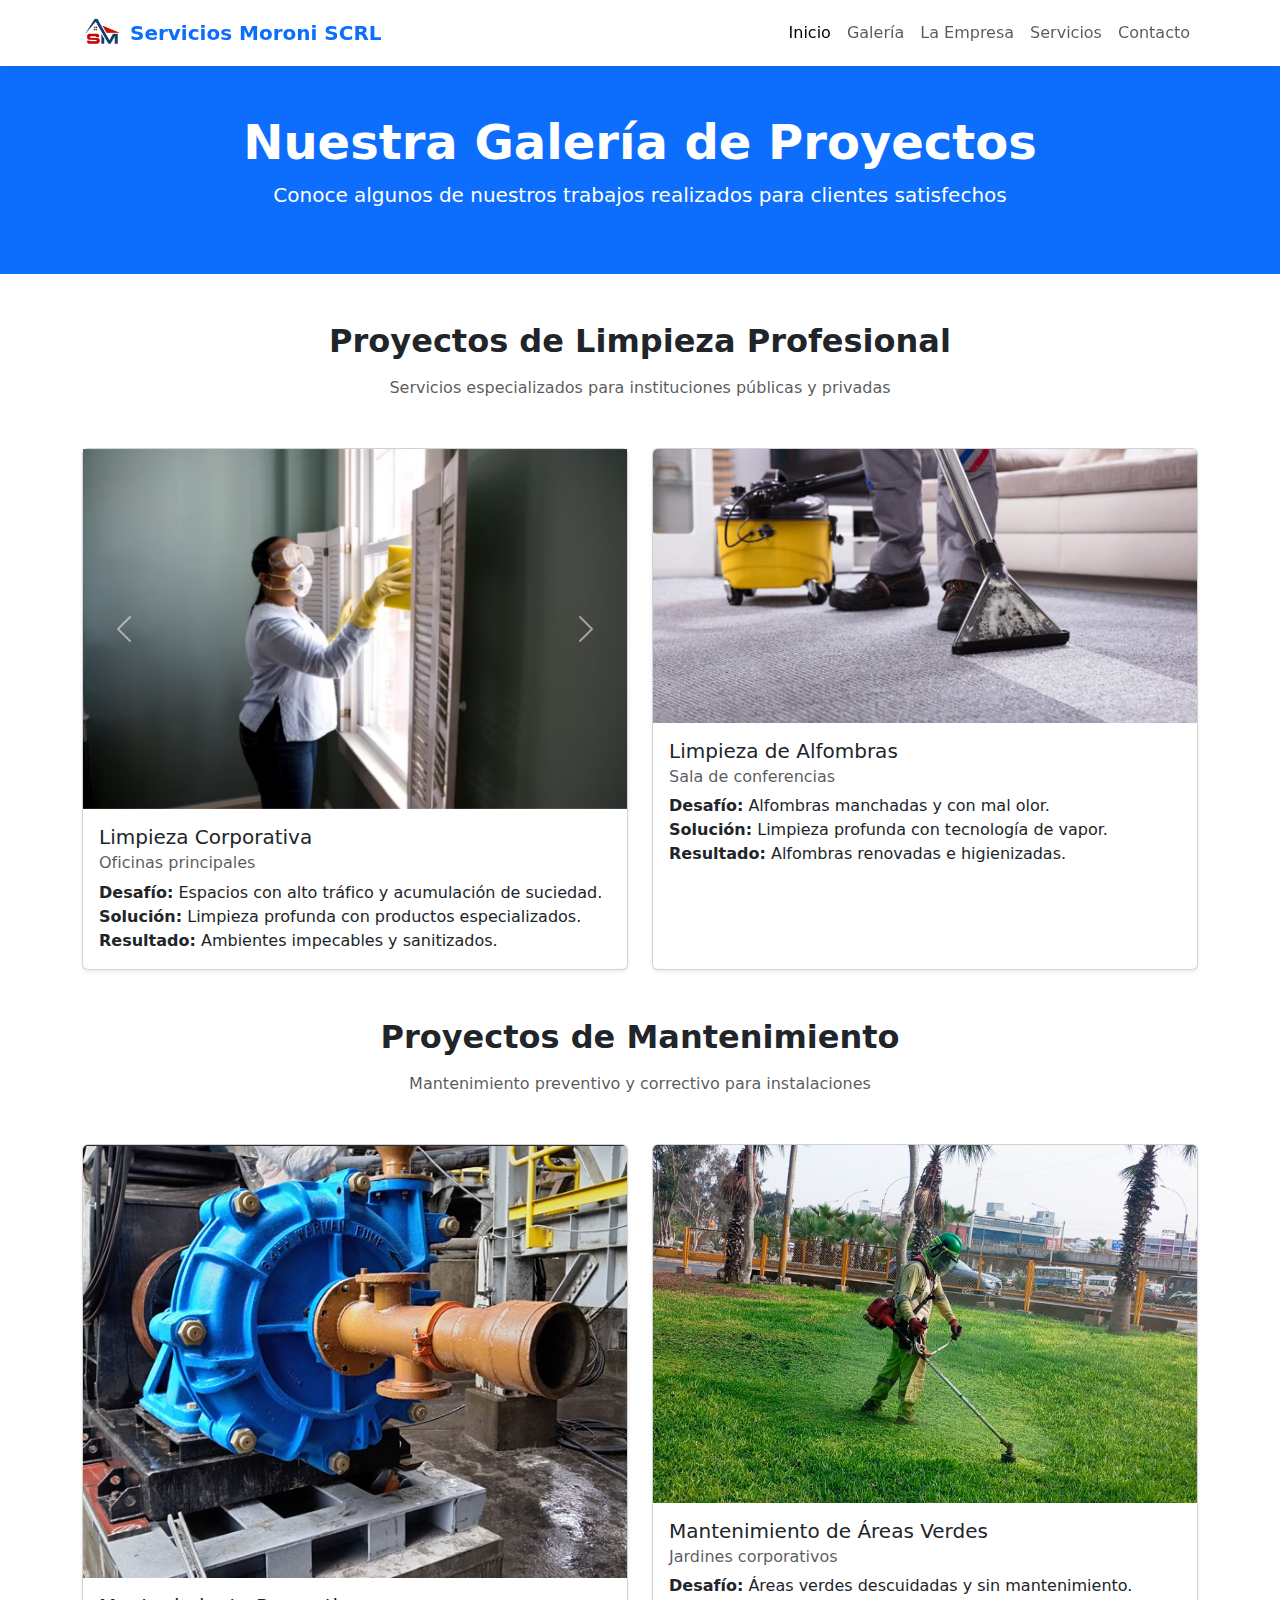
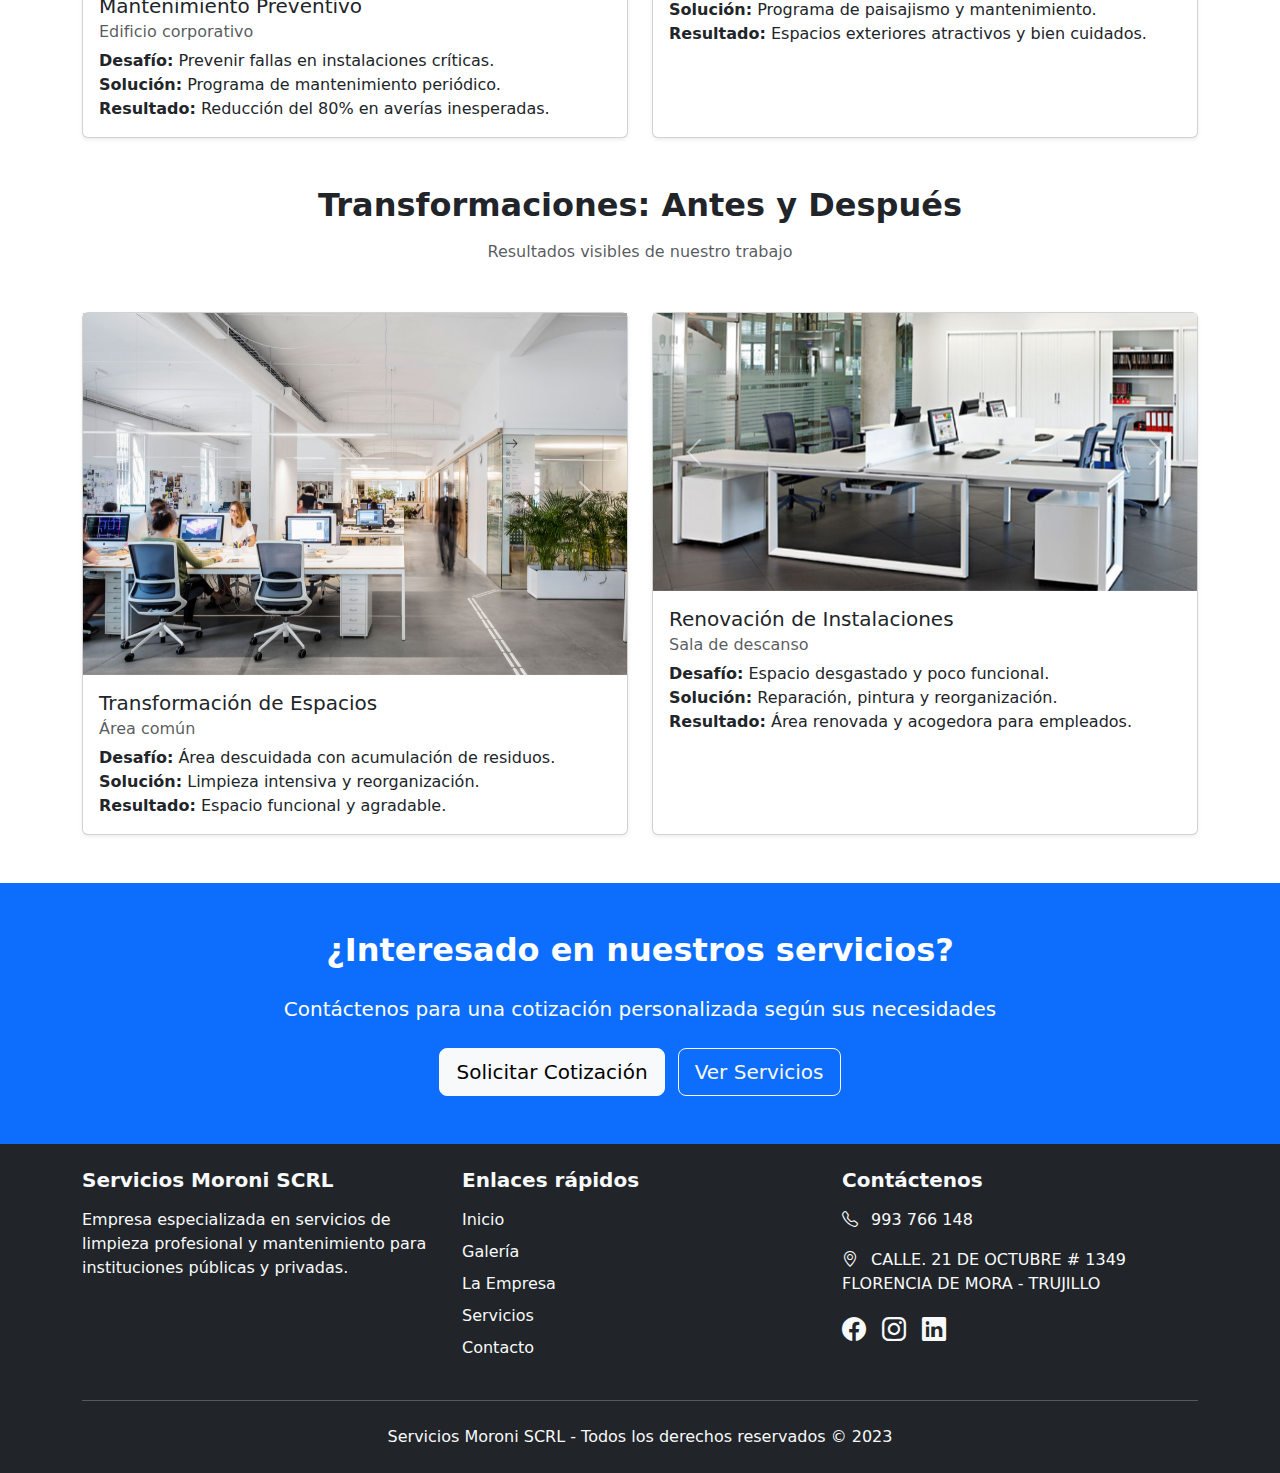
<file: html/galeria.html>
<!DOCTYPE html>
<html lang="es">

<head>
    <meta charset="UTF-8">
    <meta name="viewport" content="width=device-width, initial-scale=1.0">
    <title>Servicios Moroni SCRL - Galería</title>
    <link href="https://cdn.jsdelivr.net/npm/bootstrap@5.3.0/dist/css/bootstrap.min.css" rel="stylesheet">
    <link rel="icon" href="../img/logo.png">
    <link rel="stylesheet" href="https://cdn.jsdelivr.net/npm/bootstrap-icons@1.11.1/font/bootstrap-icons.css">
</head>

<body>
    <nav class="navbar navbar-expand-lg navbar-light bg-white sticky-top shadow-sm">
        <div class="container">
            <a class="navbar-brand d-flex align-items-center text-primary fw-bold" href="../index.html">
                <img src="../img/logo.png" alt="Logo de la empresa" class="logo-navbar me-2" style="height: 40px; width: auto; object-fit: contain;">
                Servicios Moroni SCRL
            </a>
            <button class="navbar-toggler" type="button" data-bs-toggle="collapse" data-bs-target="#navbarNav">
                <span class="navbar-toggler-icon"></span>
            </button>
            <div class="collapse navbar-collapse" id="navbarNav">
                <ul class="navbar-nav ms-auto mb-2 mb-lg-0">
                    <li class="nav-item">
                        <a class="nav-link active" aria-current="page" href="../index.html">Inicio</a>
                    </li>
                    <li class="nav-item">
                        <a class="nav-link" href="galeria.html">Galería</a>
                    </li>
                    <li class="nav-item">
                        <a class="nav-link" href="empresa.html">La Empresa</a>
                    </li>
                    <li class="nav-item">
                        <a class="nav-link" href="servicios.html">Servicios</a>
                    </li>
                    <li class="nav-item">
                        <a class="nav-link" href="contacto.html">Contacto</a>
                    </li>
                </ul>
            </div>
        </div>
    </nav>

    <section class="bg-primary text-white py-5">
        <div class="container">
            <div class="text-center">
                <h1 class="display-5 fw-bold">Nuestra Galería de Proyectos</h1>
                <p class="lead">Conoce algunos de nuestros trabajos realizados para clientes satisfechos</p>
            </div>
        </div>
    </section>

    <section class="py-5">
        <div class="container">
            <div class="text-center mb-5">
                <h2 class="fw-bold mb-3">Proyectos de Limpieza Profesional</h2>
                <p class="text-muted">Servicios especializados para instituciones públicas y privadas</p>
            </div>

            <div class="row g-4 mb-5">
                <div class="col-md-6">
                    <div class="card h-100 shadow-sm">
                        <div id="carouselProject1" class="carousel slide" data-bs-ride="carousel">
                            <div class="carousel-inner">
                                <div class="carousel-item active">
                                    <img src="../img/Galeria/Limpieza.png"
                                        class="d-block w-100" alt="Limpieza de oficinas">
                                </div>
                                <div class="carousel-item">
                                    <img src="../img/Galeria/Limpienza2.png"
                                        class="d-block w-100" alt="Resultado limpieza">
                                </div>
                            </div>
                            <button class="carousel-control-prev" type="button" data-bs-target="#carouselProject1"
                                data-bs-slide="prev">
                                <span class="carousel-control-prev-icon" aria-hidden="true"></span>
                                <span class="visually-hidden">Anterior</span>
                            </button>
                            <button class="carousel-control-next" type="button" data-bs-target="#carouselProject1"
                                data-bs-slide="next">
                                <span class="carousel-control-next-icon" aria-hidden="true"></span>
                                <span class="visually-hidden">Siguiente</span>
                            </button>
                        </div>
                        <div class="card-body">
                            <h5 class="card-title">Limpieza Corporativa</h5>
                            <h6 class="card-subtitle mb-2 text-muted">Oficinas principales</h6>
                            <p class="card-text">
                                <strong>Desafío:</strong> Espacios con alto tráfico y acumulación de suciedad.<br>
                                <strong>Solución:</strong> Limpieza profunda con productos especializados.<br>
                                <strong>Resultado:</strong> Ambientes impecables y sanitizados.
                            </p>
                        </div>
                    </div>
                </div>

                <div class="col-md-6">
                    <div class="card h-100 shadow-sm">
                        <img src="../img/Galeria/Alfombra.png"
                            class="card-img-top" alt="Limpieza de alfombras">
                        <div class="card-body">
                            <h5 class="card-title">Limpieza de Alfombras</h5>
                            <h6 class="card-subtitle mb-2 text-muted">Sala de conferencias</h6>
                            <p class="card-text">
                                <strong>Desafío:</strong> Alfombras manchadas y con mal olor.<br>
                                <strong>Solución:</strong> Limpieza profunda con tecnología de vapor.<br>
                                <strong>Resultado:</strong> Alfombras renovadas e higienizadas.
                            </p>
                        </div>
                    </div>
                </div>
            </div>

            <div class="text-center mb-5">
                <h2 class="fw-bold mb-3">Proyectos de Mantenimiento</h2>
                <p class="text-muted">Mantenimiento preventivo y correctivo para instalaciones</p>
            </div>

            <div class="row g-4 mb-5">
                <div class="col-md-6">
                    <div class="card h-100 shadow-sm">
                        <img src="../img/Galeria/Mantenimiento.png"
                            class="card-img-top" alt="Mantenimiento preventivo">
                        <div class="card-body">
                            <h5 class="card-title">Mantenimiento Preventivo</h5>
                            <h6 class="card-subtitle mb-2 text-muted">Edificio corporativo</h6>
                            <p class="card-text">
                                <strong>Desafío:</strong> Prevenir fallas en instalaciones críticas.<br>
                                <strong>Solución:</strong> Programa de mantenimiento periódico.<br>
                                <strong>Resultado:</strong> Reducción del 80% en averías inesperadas.
                            </p>
                        </div>
                    </div>
                </div>

                <div class="col-md-6">
                    <div class="card h-100 shadow-sm">
                        <img src="../img/Galeria/MantenimientoVerdes.png"
                            class="card-img-top" alt="Mantenimiento áreas verdes">
                        <div class="card-body">
                            <h5 class="card-title">Mantenimiento de Áreas Verdes</h5>
                            <h6 class="card-subtitle mb-2 text-muted">Jardines corporativos</h6>
                            <p class="card-text">
                                <strong>Desafío:</strong> Áreas verdes descuidadas y sin mantenimiento.<br>
                                <strong>Solución:</strong> Programa de paisajismo y mantenimiento.<br>
                                <strong>Resultado:</strong> Espacios exteriores atractivos y bien cuidados.
                            </p>
                        </div>
                    </div>
                </div>
            </div>

            <div class="text-center mb-5">
                <h2 class="fw-bold mb-3">Transformaciones: Antes y Después</h2>
                <p class="text-muted">Resultados visibles de nuestro trabajo</p>
            </div>

            <div class="row g-4">
                <div class="col-md-6">
                    <div class="card h-100 shadow-sm">
                        <div id="carouselProject3" class="carousel slide" data-bs-ride="carousel">
                            <div class="carousel-inner">
                                <div class="carousel-item active">
                                    <img src="../img/Galeria/TransformacionesDespues.png"
                                        class="d-block w-100" alt="Antes de la limpieza">
                                </div>
                                <div class="carousel-item">
                                    <img src="../img/Galeria/Transformaciones.png"
                                        class="d-block w-100" alt="Después de la limpieza">
                                </div>
                            </div>
                            <button class="carousel-control-prev" type="button" data-bs-target="#carouselProject3"
                                data-bs-slide="prev">
                                <span class="carousel-control-prev-icon" aria-hidden="true"></span>
                                <span class="visually-hidden">Anterior</span>
                            </button>
                            <button class="carousel-control-next" type="button" data-bs-target="#carouselProject3"
                                data-bs-slide="next">
                                <span class="carousel-control-next-icon" aria-hidden="true"></span>
                                <span class="visually-hidden">Siguiente</span>
                            </button>
                        </div>
                        <div class="card-body">
                            <h5 class="card-title">Transformación de Espacios</h5>
                            <h6 class="card-subtitle mb-2 text-muted">Área común</h6>
                            <p class="card-text">
                                <strong>Desafío:</strong> Área descuidada con acumulación de residuos.<br>
                                <strong>Solución:</strong> Limpieza intensiva y reorganización.<br>
                                <strong>Resultado:</strong> Espacio funcional y agradable.
                            </p>
                        </div>
                    </div>
                </div>

                <div class="col-md-6">
                    <div class="card h-100 shadow-sm">
                        <div id="carouselProject4" class="carousel slide" data-bs-ride="carousel">
                            <div class="carousel-inner">
                                <div class="carousel-item active">
                                    <img src="../img/Galeria/renovacion antes.png"
                                        class="d-block w-100" alt="Antes del mantenimiento">
                                </div>
                                <div class="carousel-item">
                                    <img src="../img/Galeria/Renovacion.png"
                                        class="d-block w-100" alt="Después del mantenimiento">
                                </div>
                            </div>
                            <button class="carousel-control-prev" type="button" data-bs-target="#carouselProject4"
                                data-bs-slide="prev">
                                <span class="carousel-control-prev-icon" aria-hidden="true"></span>
                                <span class="visually-hidden">Anterior</span>
                            </button>
                            <button class="carousel-control-next" type="button" data-bs-target="#carouselProject4"
                                data-bs-slide="next">
                                <span class="carousel-control-next-icon" aria-hidden="true"></span>
                                <span class="visually-hidden">Siguiente</span>
                            </button>
                        </div>
                        <div class="card-body">
                            <h5 class="card-title">Renovación de Instalaciones</h5>
                            <h6 class="card-subtitle mb-2 text-muted">Sala de descanso</h6>
                            <p class="card-text">
                                <strong>Desafío:</strong> Espacio desgastado y poco funcional.<br>
                                <strong>Solución:</strong> Reparación, pintura y reorganización.<br>
                                <strong>Resultado:</strong> Área renovada y acogedora para empleados.
                            </p>
                        </div>
                    </div>
                </div>
            </div>
        </div>
    </section>

    <section class="py-5 bg-primary text-white">
        <div class="container">
            <div class="text-center">
                <h2 class="fw-bold mb-4">¿Interesado en nuestros servicios?</h2>
                <p class="lead mb-4">Contáctenos para una cotización personalizada según sus necesidades</p>
                <a href="contacto.html" class="btn btn-light btn-lg me-2">Solicitar Cotización</a>
                <a href="servicios.html" class="btn btn-outline-light btn-lg">Ver Servicios</a>
            </div>
        </div>
    </section>

    <footer class="bg-dark text-light py-4">
        <div class="container">
            <div class="row">
                <div class="col-lg-4 mb-4 mb-lg-0">
                    <h5 class="fw-bold mb-3">Servicios Moroni SCRL</h5>
                    <p>Empresa especializada en servicios de limpieza profesional y mantenimiento para instituciones
                        públicas y privadas.</p>
                </div>
                <div class="col-lg-4 mb-4 mb-lg-0">
                    <h5 class="fw-bold mb-3">Enlaces rápidos</h5>
                    <ul class="list-unstyled">
                        <li class="mb-2"><a href="index.html" class="text-light text-decoration-none">Inicio</a></li>
                        <li class="mb-2"><a href="galeria.html" class="text-light text-decoration-none">Galería</a></li>
                        <li class="mb-2"><a href="empresa.html" class="text-light text-decoration-none">La Empresa</a>
                        </li>
                        <li class="mb-2"><a href="servicios.html" class="text-light text-decoration-none">Servicios</a>
                        </li>
                        <li class="mb-2"><a href="contacto.html" class="text-light text-decoration-none">Contacto</a>
                        </li>
                    </ul>
                </div>
                <div class="col-lg-4">
                    <h5 class="fw-bold mb-3">Contáctenos</h5>
                    <p><i class="bi bi-telephone me-2"></i> 993 766 148</p>
                    <p><i class="bi bi-geo-alt me-2"></i> CALLE. 21 DE OCTUBRE # 1349<br>FLORENCIA DE MORA - TRUJILLO
                    </p>
                    <div class="d-flex mt-3">
                        <a href="#" class="text-light me-3"><i class="bi bi-facebook fs-4"></i></a>
                        <a href="#" class="text-light me-3"><i class="bi bi-instagram fs-4"></i></a>
                        <a href="#" class="text-light"><i class="bi bi-linkedin fs-4"></i></a>
                    </div>
                </div>
            </div>
            <hr class="my-4">
            <div class="text-center">
                <p class="mb-0">Servicios Moroni SCRL - Todos los derechos reservados &copy; 2023</p>
            </div>
        </div>
    </footer>

    <script src="https://cdn.jsdelivr.net/npm/bootstrap@5.3.0/dist/js/bootstrap.bundle.min.js"></script>
</body>

</html>
</file>
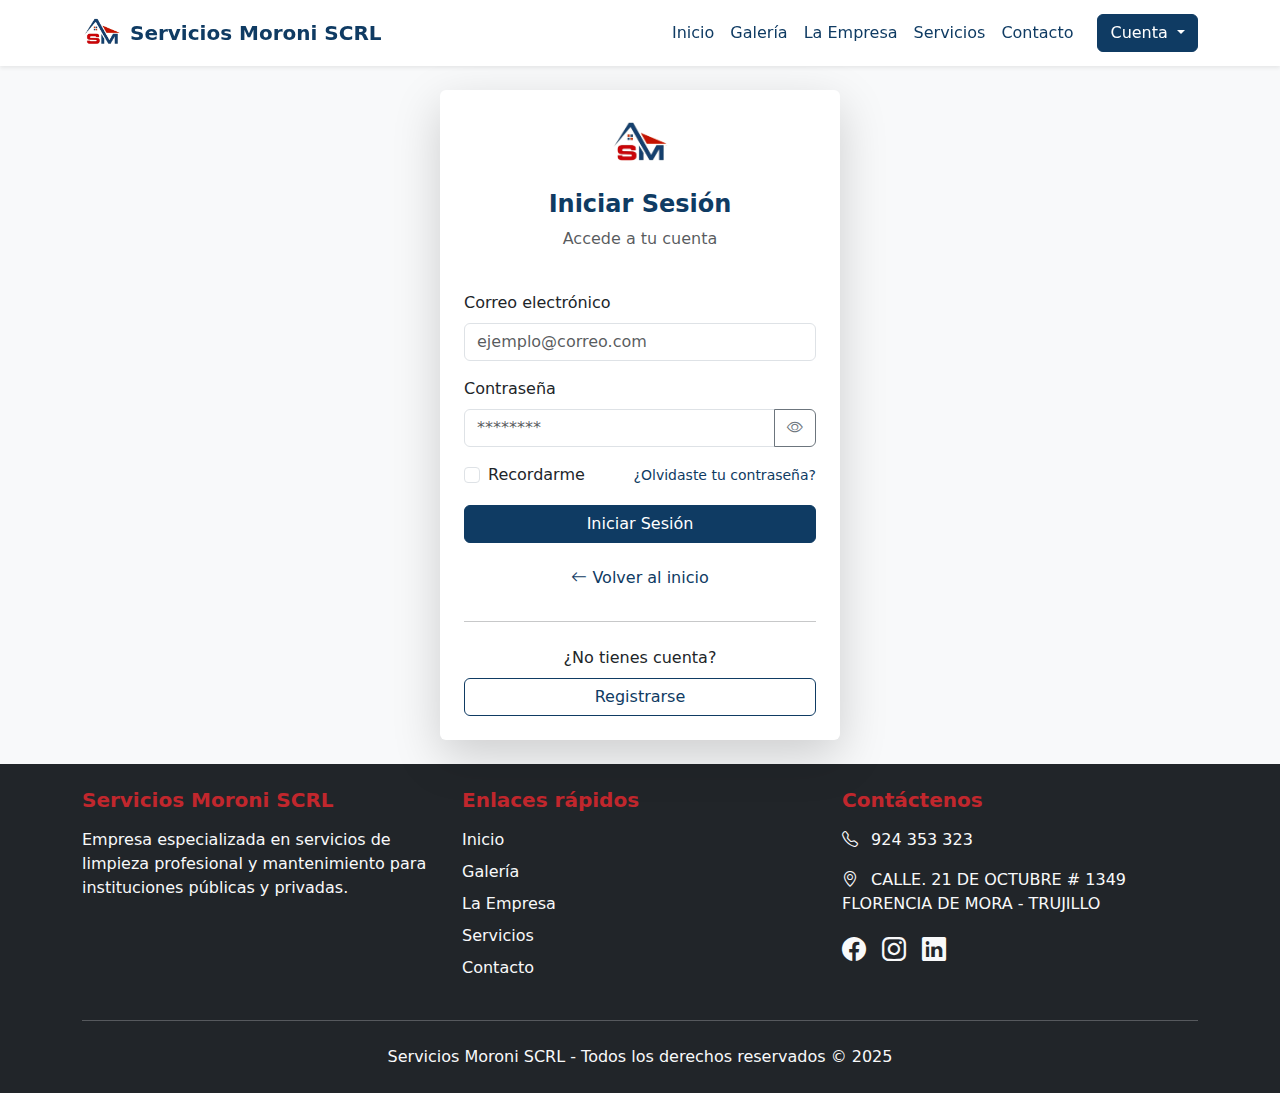
<file: html/login.html>
<!DOCTYPE html>
<html lang="es">

<head>
    <meta charset="UTF-8">
    <meta name="viewport" content="width=device-width, initial-scale=1.0">
    <title>Iniciar Sesión - Servicios Moroni SCRL</title>
    <link href="https://cdn.jsdelivr.net/npm/bootstrap@5.3.0/dist/css/bootstrap.min.css" rel="stylesheet">
    <link rel="icon" href="../img/logo.png">
    <link rel="stylesheet" href="https://cdn.jsdelivr.net/npm/bootstrap-icons@1.11.1/font/bootstrap-icons.css">
    <link rel="stylesheet" href="../css/styles.css">
</head>

<body class="bg-light">

    <nav class="navbar navbar-expand-lg navbar-light bg-white sticky-top shadow-sm">
        <div class="container">
            <a class="navbar-brand d-flex align-items-center fw-bold text-primary" href="../index.html">
                <img src="../img/logo.png" alt="Logo de la empresa" class="me-2"
                    style="height: 40px; width: auto; object-fit: contain;">
                Servicios Moroni SCRL
            </a>
            <button class="navbar-toggler" type="button" data-bs-toggle="collapse" data-bs-target="#navbarNav">
                <span class="navbar-toggler-icon"></span>
            </button>
            <div class="collapse navbar-collapse" id="navbarNav">
                <ul class="navbar-nav ms-auto mb-2 mb-lg-0 text-center">
                    <li class="nav-item"><a class="nav-link active text-primary" href="../index.html">Inicio</a>
                    </li>
                    <li class="nav-item"><a class="nav-link text-primary" href="galeria.html">Galería</a></li>
                    <li class="nav-item"><a class="nav-link text-primary" href="empresa.html">La Empresa</a></li>
                    <li class="nav-item"><a class="nav-link text-primary" href="servicios.html">Servicios</a></li>
                    <li class="nav-item"><a class="nav-link text-primary" href="contacto.html">Contacto</a></li>
                </ul>
                <div class="dropdown ms-lg-3 mt-2 mt-lg-0 w-lg-auto text-center text-lg-start">
                    <button class="btn btn-primary dropdown-toggle" type="button" id="dropdownMenuButton"
                        data-bs-toggle="dropdown" aria-expanded="false">
                        Cuenta
                    </button>
                    <ul class="dropdown-menu dropdown-menu-end text-center" aria-labelledby="dropdownMenuButton">
                        <li><a class="dropdown-item text-danger fw-bold" href="login.html">Iniciar Sesión</a></li>
                        <li><a class="dropdown-item" href="register.html">Registrarse</a></li>
                    </ul>
                </div>
            </div>
        </div>
    </nav>

    <section class="d-flex align-items-center justify-content-center my-4">
        <div class="card shadow-lg border-0 p-4" style="max-width: 400px; width: 100%;">
            <div class="text-center mb-4">
                <img src="../img/logo.png" alt="Logo Servicios Moroni" style="height: 60px;">
                <h4 class="fw-bold text-primary mt-3">Iniciar Sesión</h4>
                <p class="text-muted">Accede a tu cuenta</p>
            </div>

            <form onsubmit="redirectIndex(event)">
                <div class="mb-3">
                    <label for="email" class="form-label">Correo electrónico</label>
                    <input type="email" class="form-control" id="email" placeholder="ejemplo@correo.com" required>
                </div>
                <div class="mb-3">
                    <label for="password" class="form-label">Contraseña</label>
                    <div class="input-group">
                        <input type="password" class="form-control" id="password" placeholder="********" required>
                        <button class="btn btn-outline-secondary" type="button" onclick="togglePassword()">
                            <i class="bi bi-eye" id="toggleIcon"></i>
                        </button>
                    </div>
                </div>
                <div class="d-flex justify-content-between align-items-center mb-3">
                    <div class="form-check">
                        <input type="checkbox" class="form-check-input" id="remember">
                        <label class="form-check-label" for="remember">Recordarme</label>
                    </div>
                    <a href="#" class="text-decoration-none small enlace">¿Olvidaste tu contraseña?</a>
                </div>
                <button type="submit" class="btn btn-primary w-100">Iniciar Sesión</button>
            </form>

            <a href="../index.html" class="btn btn-link w-100 mt-3 enlace">
                <i class="bi bi-arrow-left"></i> Volver al inicio
            </a>

            <hr class="my-4">

            <div class="text-center">
                <p class="mb-2">¿No tienes cuenta?</p>
                <a href="register.html" class="btn btn-outline-primary w-100">Registrarse</a>
            </div>
        </div>
    </section>

    <footer class="bg-dark text-light py-4">
        <div class="container">
            <div class="row">
                <div class="col-lg-4 mb-4 mb-lg-0">
                    <h5 class="fw-bold mb-3">Servicios Moroni SCRL</h5>
                    <p>Empresa especializada en servicios de limpieza profesional y mantenimiento para instituciones
                        públicas y privadas.</p>
                </div>
                <div class="col-lg-4 mb-4 mb-lg-0">
                    <h5 class="fw-bold mb-3">Enlaces rápidos</h5>
                    <ul class="list-unstyled">
                        <li class="mb-2"><a href="index.html" class="text-light text-decoration-none">Inicio</a></li>
                        <li class="mb-2"><a href="galeria.html" class="text-light text-decoration-none">Galería</a></li>
                        <li class="mb-2"><a href="empresa.html" class="text-light text-decoration-none">La Empresa</a>
                        </li>
                        <li class="mb-2"><a href="servicios.html" class="text-light text-decoration-none">Servicios</a>
                        </li>
                        <li class="mb-2"><a href="contacto.html" class="text-light text-decoration-none">Contacto</a>
                        </li>
                    </ul>
                </div>
                <div class="col-lg-4">
                    <h5 class="fw-bold mb-3">Contáctenos</h5>
                    <p><i class="bi bi-telephone me-2"></i> 924 353 323</p>
                    <p><i class="bi bi-geo-alt me-2"></i> CALLE. 21 DE OCTUBRE # 1349<br>FLORENCIA DE MORA - TRUJILLO
                    </p>
                    <div class="d-flex social-icons mt-3">
                        <a href="https://www.facebook.com/profile.php?id=61555686907576" target="_blank"
                            rel="noopener noreferrer" class="text-light me-3">
                            <i class="bi bi-facebook fs-4"></i>
                        </a>
                        <a href="#" target="_blank" rel="noopener noreferrer" class="text-light me-3">
                            <i class="bi bi-instagram fs-4"></i>
                        </a>
                        <a href="https://www.linkedin.com/in/julio-nunja-alfaro-b2905b1b9/" target="_blank"
                            rel="noopener noreferrer" class="text-light">
                            <i class="bi bi-linkedin fs-4"></i>
                        </a>
                    </div>
                </div>
            </div>
            <hr class="my-4">
            <div class="text-center">
                <p class="mb-0">Servicios Moroni SCRL - Todos los derechos reservados &copy; 2025</p>
            </div>
        </div>
    </footer>

    <script src="../js/main.js"></script>
    <script src="https://cdn.jsdelivr.net/npm/bootstrap@5.3.0/dist/js/bootstrap.bundle.min.js"></script>
</body>

</html>
</file>
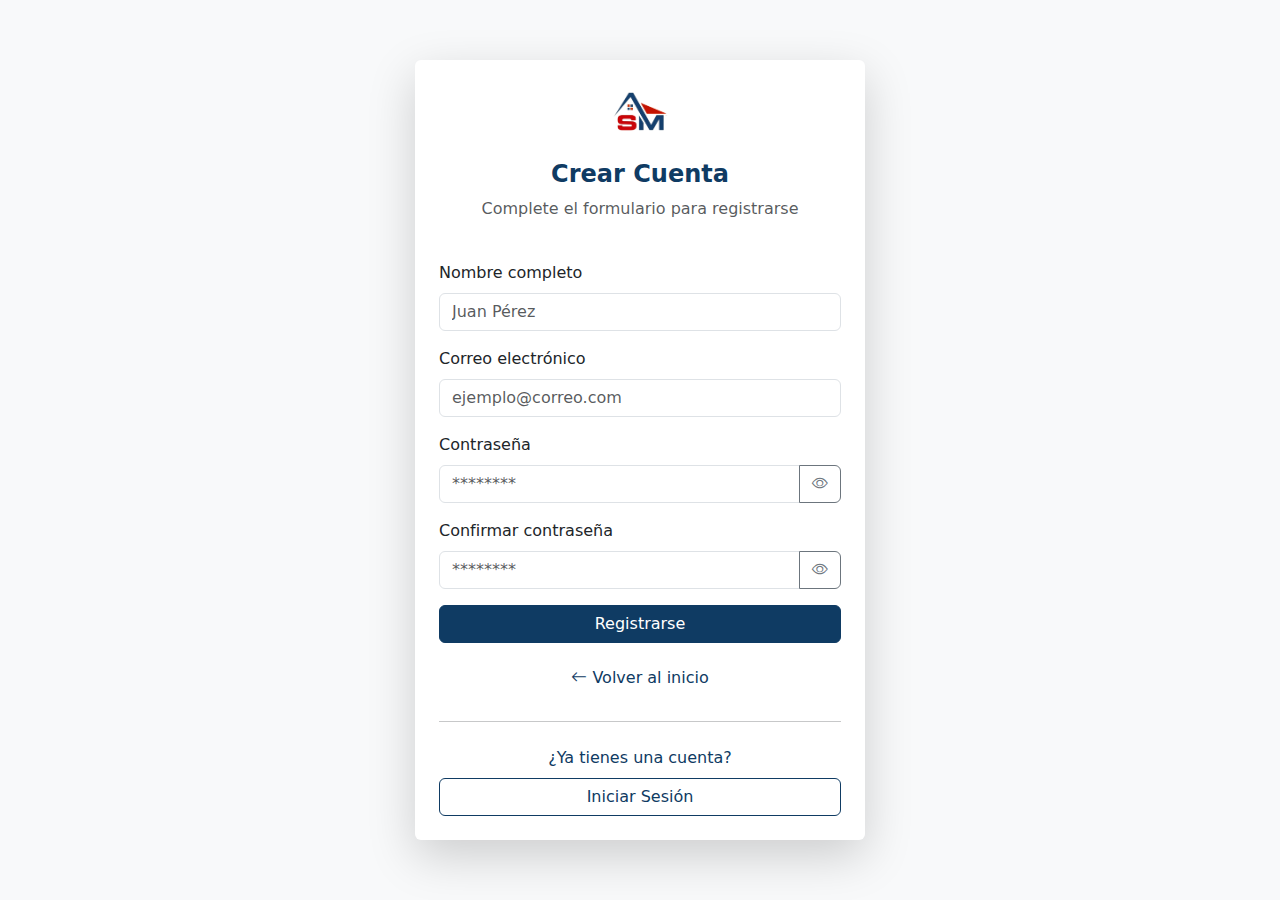
<file: html/register.html>
<!DOCTYPE html>
<html lang="es">

<head>
    <meta charset="UTF-8">
    <meta name="viewport" content="width=device-width, initial-scale=1.0">
    <title>Registrarse - Servicios Moroni SCRL</title>
    <link href="https://cdn.jsdelivr.net/npm/bootstrap@5.3.0/dist/css/bootstrap.min.css" rel="stylesheet">
    <link rel="icon" href="../img/logo.png">
    <link rel="stylesheet" href="https://cdn.jsdelivr.net/npm/bootstrap-icons@1.11.1/font/bootstrap-icons.css">
    <link rel="stylesheet" href="../css/styles.css">
</head>

<body class="bg-light d-flex align-items-center justify-content-center vh-100">

    <div class="card shadow-lg border-0 p-4" style="max-width: 450px; width: 100%;">
        <div class="text-center mb-4">
            <img src="../img/logo.png" alt="Logo Servicios Moroni" style="height: 60px;">
            <h4 class="fw-bold text-primary mt-3">Crear Cuenta</h4>
            <p class="text-muted">Complete el formulario para registrarse</p>
        </div>

        <form>
            <div class="mb-3">
                <label for="nombre" class="form-label">Nombre completo</label>
                <input type="text" class="form-control" id="nombre" placeholder="Juan Pérez" required>
            </div>
            <div class="mb-3">
                <label for="email" class="form-label">Correo electrónico</label>
                <input type="email" class="form-control" id="email" placeholder="ejemplo@correo.com" required>
            </div>
            <div class="mb-3">
                <label for="password" class="form-label">Contraseña</label>
                <div class="input-group">
                    <input type="password" class="form-control" id="password" placeholder="********" required>
                    <button class="btn btn-outline-secondary" type="button"
                        onclick="togglPassword('password','toggleIcon1')">
                        <i class="bi bi-eye" id="toggleIcon1"></i>
                    </button>
                </div>
            </div>
            <div class="mb-3">
                <label for="confirmPassword" class="form-label">Confirmar contraseña</label>
                <div class="input-group">
                    <input type="password" class="form-control" id="confirmPassword" placeholder="********" required>
                    <button class="btn btn-outline-secondary" type="button"
                        onclick="togglPassword('confirmPassword','toggleIcon2')">
                        <i class="bi bi-eye" id="toggleIcon2"></i>
                    </button>
                </div>
            </div>
            <button type="submit" class="btn btn-primary w-100">Registrarse</button>
        </form>

        <a href="../index.html" class="btn btn-link w-100 mt-3 enlace">
            <i class="bi bi-arrow-left"></i> Volver al inicio
        </a>

        <hr class="my-4">

        <div class="text-center enlace">
            <p class="mb-2">¿Ya tienes una cuenta?</p>
            <a href="login.html" class="btn btn-outline-primary w-100">Iniciar Sesión</a>
        </div>
    </div>

    <script src="../js/main.js"></script>
    <script src="https://cdn.jsdelivr.net/npm/bootstrap@5.3.0/dist/js/bootstrap.bundle.min.js"></script>
</body>

</html>
</file>
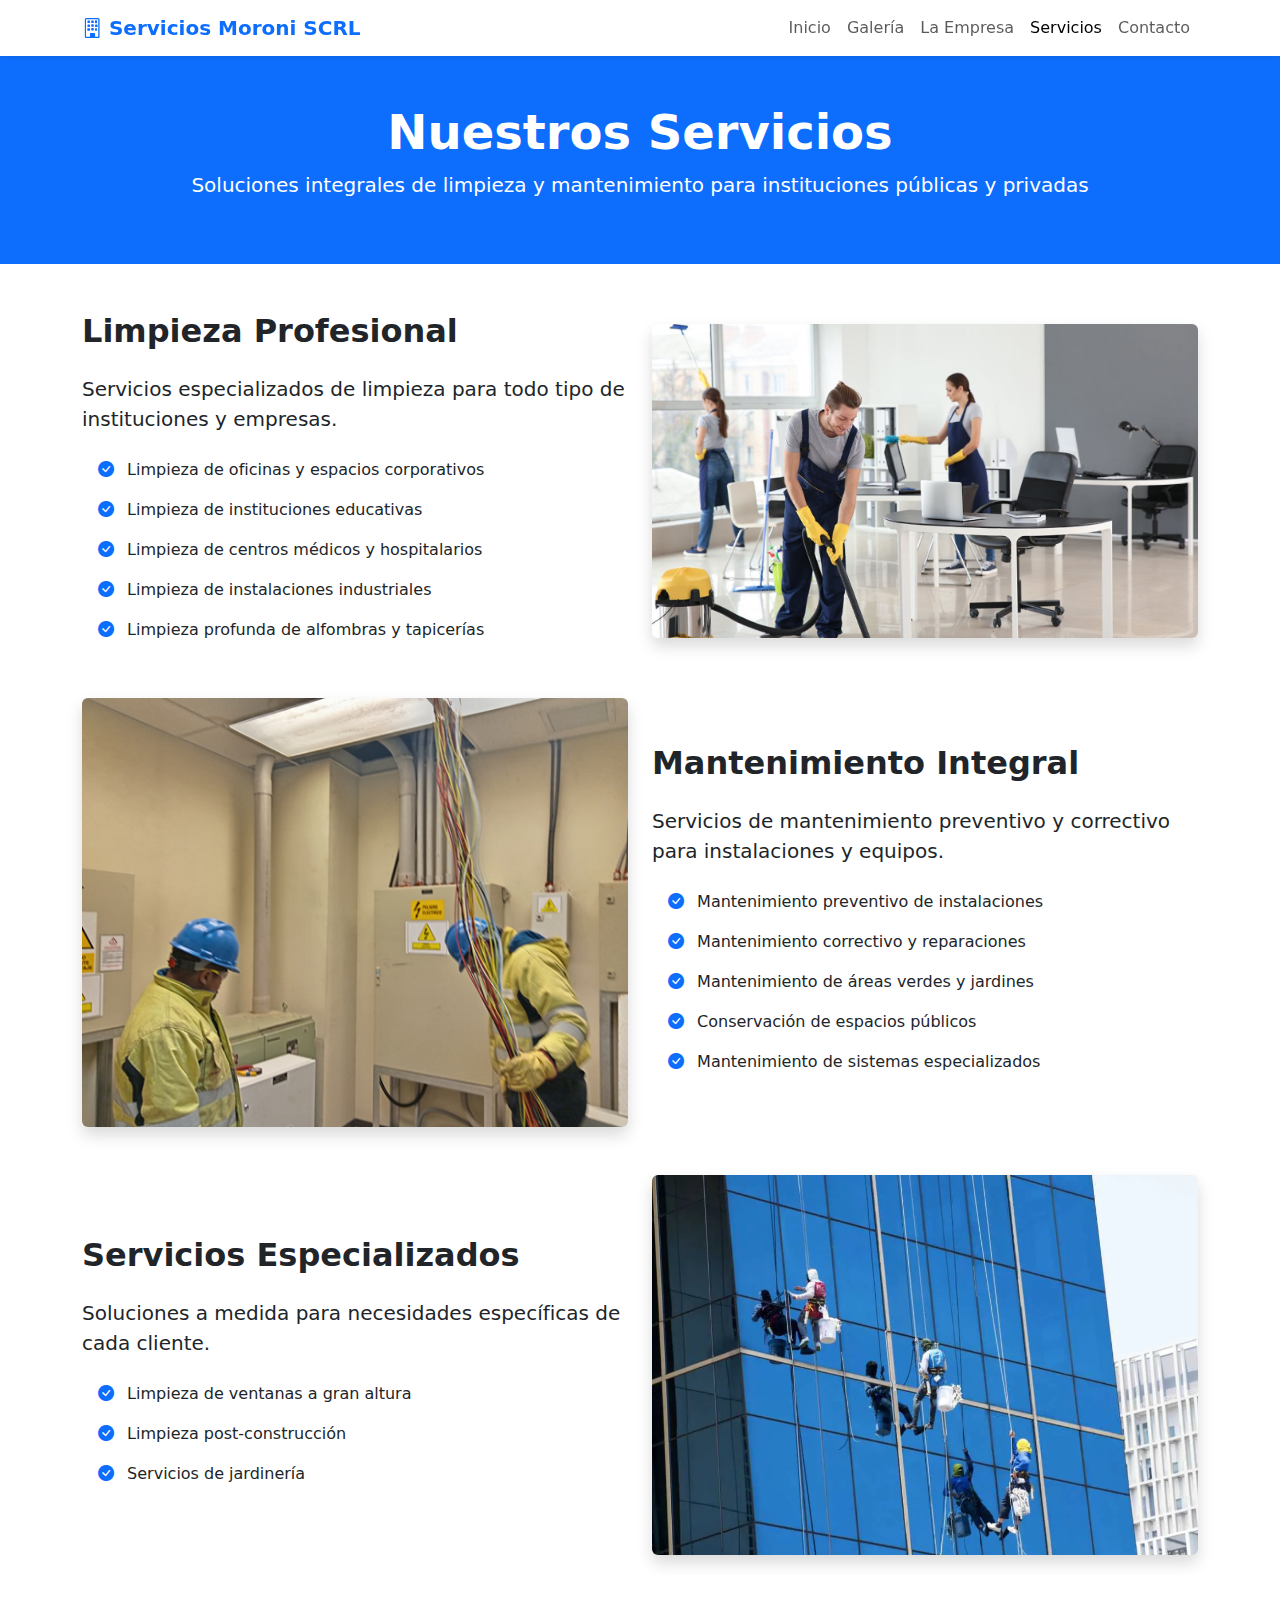
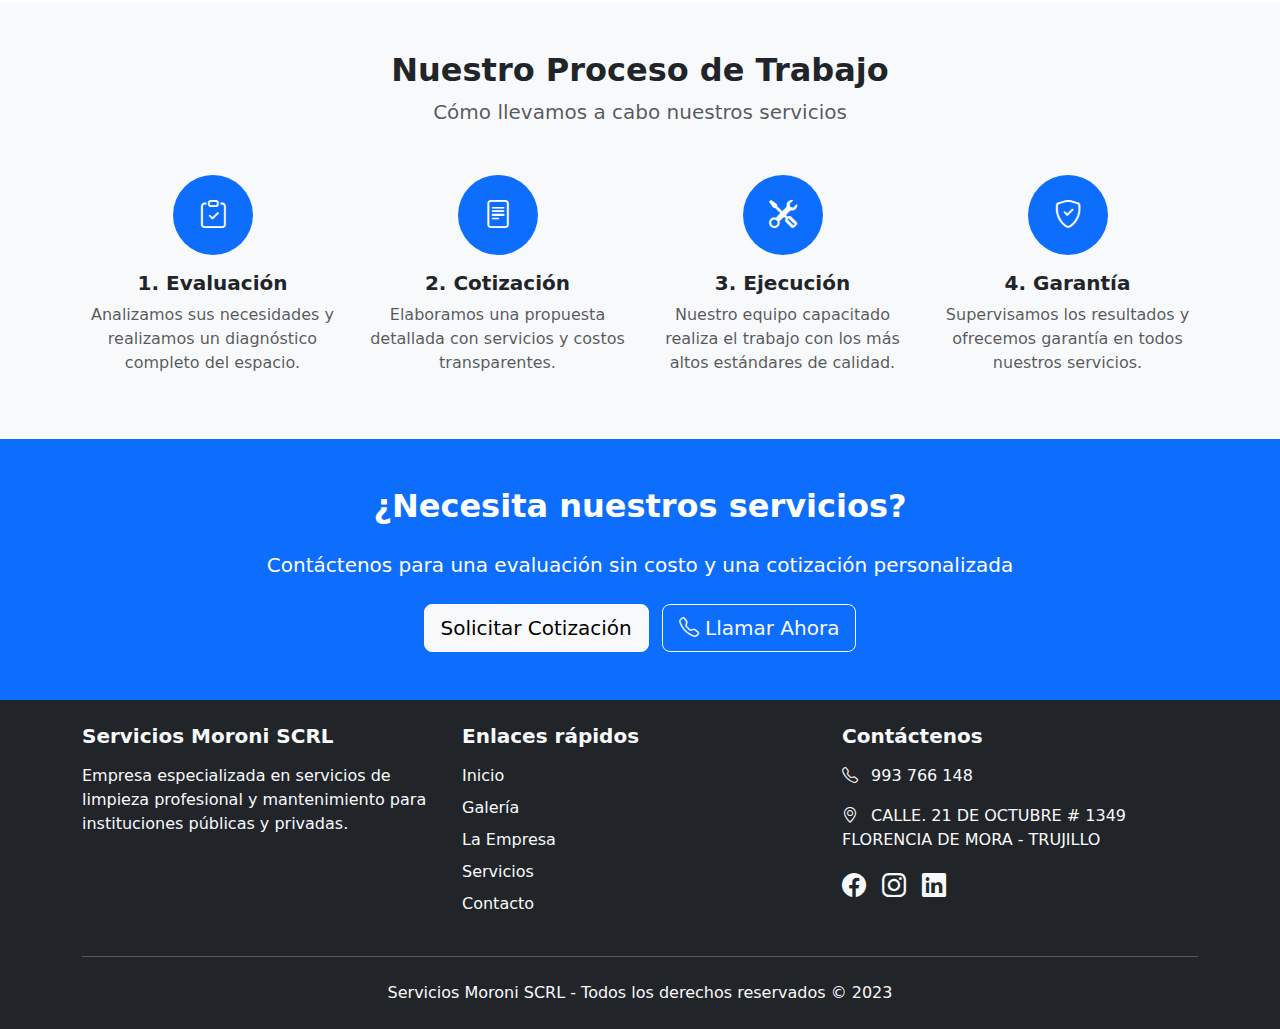
<file: html/servicios.html>
<!DOCTYPE html>
<html lang="es">

<head>
    <meta charset="UTF-8">
    <meta name="viewport" content="width=device-width, initial-scale=1.0">
    <title>Servicios Moroni SCRL - Servicios</title>
    <link href="https://cdn.jsdelivr.net/npm/bootstrap@5.3.0/dist/css/bootstrap.min.css" rel="stylesheet">
    <link rel="icon" href="../img/logo.png">
    <link rel="stylesheet" href="https://cdn.jsdelivr.net/npm/bootstrap-icons@1.11.1/font/bootstrap-icons.css">
</head>

<body>
    <nav class="navbar navbar-expand-lg navbar-light bg-white sticky-top shadow-sm">
        <div class="container">
            <a class="navbar-brand text-primary fw-bold" href="../index.html">
                <i class="bi bi-building"></i> Servicios Moroni SCRL
            </a>
            <button class="navbar-toggler" type="button" data-bs-toggle="collapse" data-bs-target="#navbarNav">
                <span class="navbar-toggler-icon"></span>
            </button>
            <div class="collapse navbar-collapse" id="navbarNav">
                <ul class="navbar-nav ms-auto mb-2 mb-lg-0">
                    <li class="nav-item">
                        <a class="nav-link" href="../index.html">Inicio</a>
                    </li>
                    <li class="nav-item">
                        <a class="nav-link" href="galeria.html">Galería</a>
                    </li>
                    <li class="nav-item">
                        <a class="nav-link" href="empresa.html">La Empresa</a>
                    </li>
                    <li class="nav-item">
                        <a class="nav-link active" aria-current="page" href="servicios.html">Servicios</a>
                    </li>
                    <li class="nav-item">
                        <a class="nav-link" href="contacto.html">Contacto</a>
                    </li>
                </ul>
            </div>
        </div>
    </nav>

    <section class="bg-primary text-white py-5">
        <div class="container">
            <div class="text-center">
                <h1 class="display-5 fw-bold">Nuestros Servicios</h1>
                <p class="lead">Soluciones integrales de limpieza y mantenimiento para instituciones públicas y privadas
                </p>
            </div>
        </div>
    </section>

    <section class="py-5">
        <div class="container">
            <div class="row align-items-center mb-5">
                <div class="col-lg-6">
                    <h2 class="fw-bold mb-4">Limpieza Profesional</h2>
                    <p class="lead">Servicios especializados de limpieza para todo tipo de instituciones y empresas.</p>
                    <ul class="list-group list-group-flush">
                        <li class="list-group-item border-0">
                            <i class="bi bi-check-circle-fill text-primary me-2"></i>
                            Limpieza de oficinas y espacios corporativos
                        </li>
                        <li class="list-group-item border-0">
                            <i class="bi bi-check-circle-fill text-primary me-2"></i>
                            Limpieza de instituciones educativas
                        </li>
                        <li class="list-group-item border-0">
                            <i class="bi bi-check-circle-fill text-primary me-2"></i>
                            Limpieza de centros médicos y hospitalarios
                        </li>
                        <li class="list-group-item border-0">
                            <i class="bi bi-check-circle-fill text-primary me-2"></i>
                            Limpieza de instalaciones industriales
                        </li>
                        <li class="list-group-item border-0">
                            <i class="bi bi-check-circle-fill text-primary me-2"></i>
                            Limpieza profunda de alfombras y tapicerías
                        </li>
                    </ul>
                </div>
                <div class="col-lg-6">
                    <img src="../img/Servicios/Limpieza.png"
                        class="img-fluid rounded shadow" alt="Servicios de limpieza">
                </div>
            </div>

            <div class="row align-items-center mb-5 flex-lg-row-reverse">
                <div class="col-lg-6">
                    <h2 class="fw-bold mb-4">Mantenimiento Integral</h2>
                    <p class="lead">Servicios de mantenimiento preventivo y correctivo para instalaciones y equipos.</p>
                    <ul class="list-group list-group-flush">
                        <li class="list-group-item border-0">
                            <i class="bi bi-check-circle-fill text-primary me-2"></i>
                            Mantenimiento preventivo de instalaciones
                        </li>
                        <li class="list-group-item border-0">
                            <i class="bi bi-check-circle-fill text-primary me-2"></i>
                            Mantenimiento correctivo y reparaciones
                        </li>
                        <li class="list-group-item border-0">
                            <i class="bi bi-check-circle-fill text-primary me-2"></i>
                            Mantenimiento de áreas verdes y jardines
                        </li>
                        <li class="list-group-item border-0">
                            <i class="bi bi-check-circle-fill text-primary me-2"></i>
                            Conservación de espacios públicos
                        </li>
                        <li class="list-group-item border-0">
                            <i class="bi bi-check-circle-fill text-primary me-2"></i>
                            Mantenimiento de sistemas especializados
                        </li>
                    </ul>
                </div>
                <div class="col-lg-6">
                    <img src="../img/Servicios/Mantenimiento.png"
                        class="img-fluid rounded shadow" alt="Servicios de mantenimiento">
                </div>
            </div>

            <div class="row align-items-center">
                <div class="col-lg-6">
                    <h2 class="fw-bold mb-4">Servicios Especializados</h2>
                    <p class="lead">Soluciones a medida para necesidades específicas de cada cliente.</p>
                    <ul class="list-group list-group-flush">
                        <li class="list-group-item border-0">
                            <i class="bi bi-check-circle-fill text-primary me-2"></i>
                            Limpieza de ventanas a gran altura 
                        </li>
                        <li class="list-group-item border-0">
                            <i class="bi bi-check-circle-fill text-primary me-2"></i>
                            Limpieza post-construcción
                        </li>
                        <li class="list-group-item border-0">
                            <i class="bi bi-check-circle-fill text-primary me-2"></i>
                            Servicios de jardinería
                        </li>
                        </ul>
                </div>
                <div class="col-lg-6">
                    <img src="../img/Servicios/Ventanas.png"
                        class="img-fluid rounded shadow" alt="Servicios especializados">
                </div>
            </div>
        </div>
    </section>

    <section class="py-5 bg-light">
        <div class="container">
            <div class="text-center mb-5">
                <h2 class="fw-bold">Nuestro Proceso de Trabajo</h2>
                <p class="lead text-muted">Cómo llevamos a cabo nuestros servicios</p>
            </div>
            <div class="row g-4">
                <div class="col-md-3">
                    <div class="text-center">
                        <div class="bg-primary text-white rounded-circle d-inline-flex align-items-center justify-content-center mb-3"
                            style="width: 80px; height: 80px;">
                            <i class="bi bi-clipboard-check fs-3"></i>
                        </div>
                        <h5 class="fw-bold">1. Evaluación</h5>
                        <p class="text-muted">Analizamos sus necesidades y realizamos un diagnóstico completo del
                            espacio.</p>
                    </div>
                </div>
                <div class="col-md-3">
                    <div class="text-center">
                        <div class="bg-primary text-white rounded-circle d-inline-flex align-items-center justify-content-center mb-3"
                            style="width: 80px; height: 80px;">
                            <i class="bi bi-file-text fs-3"></i>
                        </div>
                        <h5 class="fw-bold">2. Cotización</h5>
                        <p class="text-muted">Elaboramos una propuesta detallada con servicios y costos transparentes.
                        </p>
                    </div>
                </div>
                <div class="col-md-3">
                    <div class="text-center">
                        <div class="bg-primary text-white rounded-circle d-inline-flex align-items-center justify-content-center mb-3"
                            style="width: 80px; height: 80px;">
                            <i class="bi bi-tools fs-3"></i>
                        </div>
                        <h5 class="fw-bold">3. Ejecución</h5>
                        <p class="text-muted">Nuestro equipo capacitado realiza el trabajo con los más altos estándares
                            de calidad.</p>
                    </div>
                </div>
                <div class="col-md-3">
                    <div class="text-center">
                        <div class="bg-primary text-white rounded-circle d-inline-flex align-items-center justify-content-center mb-3"
                            style="width: 80px; height: 80px;">
                            <i class="bi bi-shield-check fs-3"></i>
                        </div>
                        <h5 class="fw-bold">4. Garantía</h5>
                        <p class="text-muted">Supervisamos los resultados y ofrecemos garantía en todos nuestros
                            servicios.</p>
                    </div>
                </div>
            </div>
        </div>
    </section>

    <section class="py-5 bg-primary text-white">
        <div class="container">
            <div class="text-center">
                <h2 class="fw-bold mb-4">¿Necesita nuestros servicios?</h2>
                <p class="lead mb-4">Contáctenos para una evaluación sin costo y una cotización personalizada</p>
                <a href="contacto.html" class="btn btn-light btn-lg me-2">Solicitar Cotización</a>
                <a href="tel:993766148" class="btn btn-outline-light btn-lg">
                    <i class="bi bi-telephone"></i> Llamar Ahora
                </a>
            </div>
        </div>
    </section>

    <footer class="bg-dark text-light py-4">
        <div class="container">
            <div class="row">
                <div class="col-lg-4 mb-4 mb-lg-0">
                    <h5 class="fw-bold mb-3">Servicios Moroni SCRL</h5>
                    <p>Empresa especializada en servicios de limpieza profesional y mantenimiento para instituciones
                        públicas y privadas.</p>
                </div>
                <div class="col-lg-4 mb-4 mb-lg-0">
                    <h5 class="fw-bold mb-3">Enlaces rápidos</h5>
                    <ul class="list-unstyled">
                        <li class="mb-2"><a href="index.html" class="text-light text-decoration-none">Inicio</a></li>
                        <li class="mb-2"><a href="galeria.html" class="text-light text-decoration-none">Galería</a></li>
                        <li class="mb-2"><a href="empresa.html" class="text-light text-decoration-none">La Empresa</a>
                        </li>
                        <li class="mb-2"><a href="servicios.html" class="text-light text-decoration-none">Servicios</a>
                        </li>
                        <li class="mb-2"><a href="contacto.html" class="text-light text-decoration-none">Contacto</a>
                        </li>
                    </ul>
                </div>
                <div class="col-lg-4">
                    <h5 class="fw-bold mb-3">Contáctenos</h5>
                    <p><i class="bi bi-telephone me-2"></i> 993 766 148</p>
                    <p><i class="bi bi-geo-alt me-2"></i> CALLE. 21 DE OCTUBRE # 1349<br>FLORENCIA DE MORA - TRUJILLO
                    </p>
                    <div class="d-flex mt-3">
                        <a href="#" class="text-light me-3"><i class="bi bi-facebook fs-4"></i></a>
                        <a href="#" class="text-light me-3"><i class="bi bi-instagram fs-4"></i></a>
                        <a href="#" class="text-light"><i class="bi bi-linkedin fs-4"></i></a>
                    </div>
                </div>
            </div>
            <hr class="my-4">
            <div class="text-center">
                <p class="mb-0">Servicios Moroni SCRL - Todos los derechos reservados &copy; 2023</p>
            </div>
        </div>
    </footer>

    <script src="https://cdn.jsdelivr.net/npm/bootstrap@5.3.0/dist/js/bootstrap.bundle.min.js"></script>
</body>

</html>
</file>
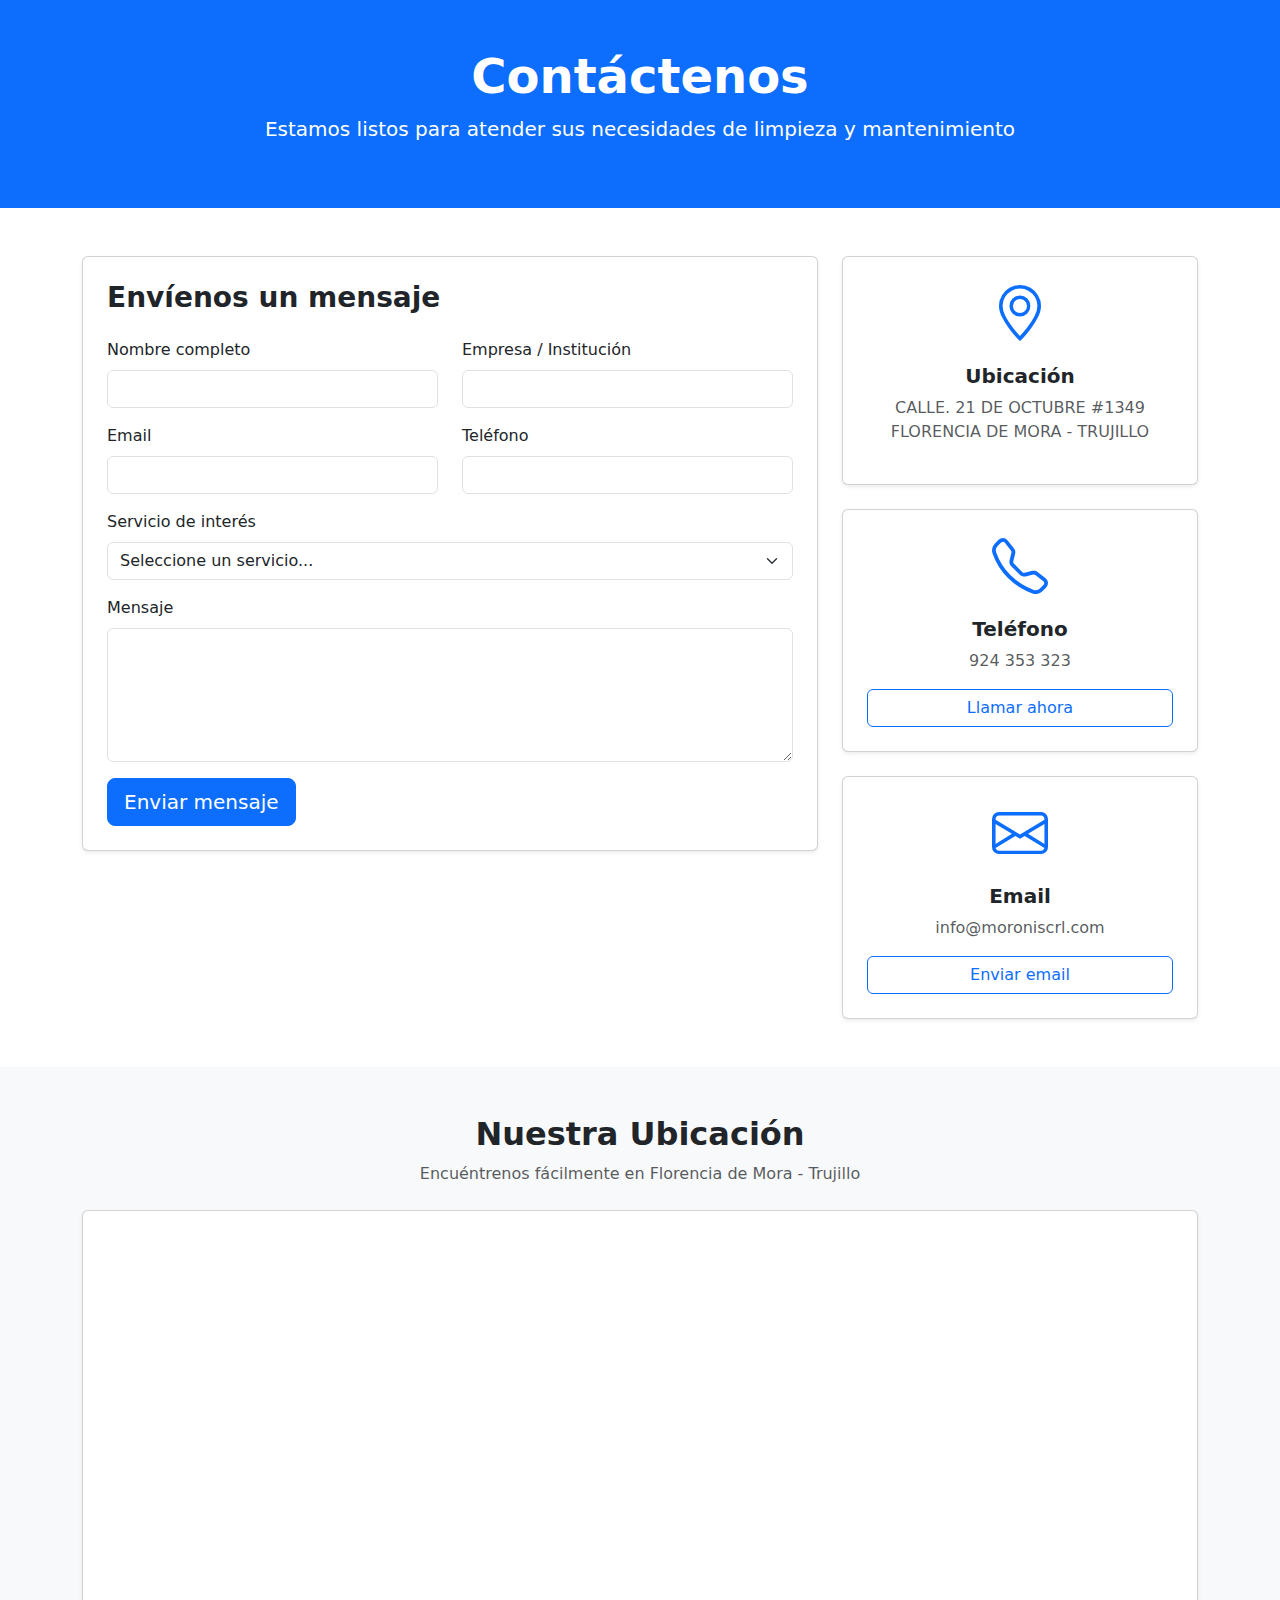
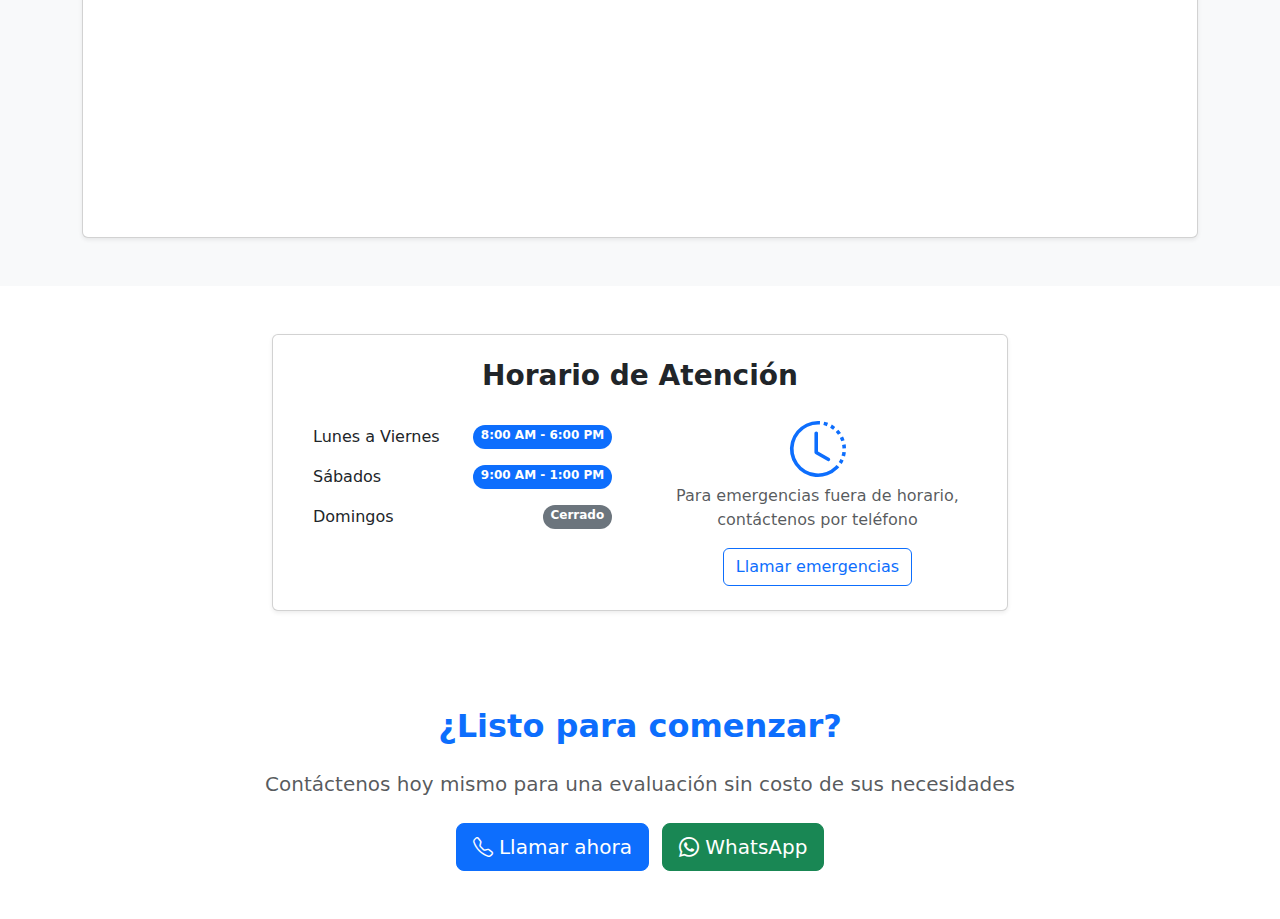
<file: src/main/resources/templates/contacto.html>
<!DOCTYPE html>
<html lang="es" xmlns:th="http://www.thymeleaf.org">

<head>
    <meta charset="UTF-8">
    <meta name="viewport" content="width=device-width, initial-scale=1.0">
    <title>Contacto - Servicios Moroni SCRL</title>
    <link href="https://cdn.jsdelivr.net/npm/bootstrap@5.3.0/dist/css/bootstrap.min.css" rel="stylesheet">
    <link rel="icon" href="../img/logo.png">
    <link rel="stylesheet" href="https://cdn.jsdelivr.net/npm/bootstrap-icons@1.11.1/font/bootstrap-icons.css">
    <link rel="stylesheet" th:href="@{/css/styles.css}">
</head>

<body>
    <div th:replace="reusables :: header"></div>

    <section class="bg-primary text-white py-5">
        <div class="container text-center">
            <h1 class="display-5 fw-bold">Contáctenos</h1>
            <p class="lead">Estamos listos para atender sus necesidades de limpieza y mantenimiento</p>
        </div>
    </section>

    <section class="py-5">
        <div class="container">
            <div class="row">
                <div class="col-lg-8 mb-5 mb-lg-0">
                    <div class="card shadow-sm">
                        <div class="card-body p-4">
                            <h3 class="fw-bold mb-4">Envíenos un mensaje</h3>
                            <form>
                                <div class="row">
                                    <div class="col-md-6 mb-3">
                                        <label for="nombre" class="form-label">Nombre completo</label>
                                        <input type="text" class="form-control" id="nombre" required>
                                    </div>
                                    <div class="col-md-6 mb-3">
                                        <label for="empresa" class="form-label">Empresa / Institución</label>
                                        <input type="text" class="form-control" id="empresa">
                                    </div>
                                </div>
                                <div class="row">
                                    <div class="col-md-6 mb-3">
                                        <label for="email" class="form-label">Email</label>
                                        <input type="email" class="form-control" id="email" required>
                                    </div>
                                    <div class="col-md-6 mb-3">
                                        <label for="telefono" class="form-label">Teléfono</label>
                                        <input type="tel" class="form-control" id="telefono" required>
                                    </div>
                                </div>
                                <div class="mb-3">
                                    <label for="servicio" class="form-label">Servicio de interés</label>
                                    <select class="form-select" id="servicio">
                                        <option selected>Seleccione un servicio...</option>
                                        <option value="limpieza">Limpieza Profesional</option>
                                        <option value="mantenimiento">Mantenimiento Integral</option>
                                        <option value="especializados">Servicios Especializados</option>
                                        <option value="cotizacion">Cotización General</option>
                                    </select>
                                </div>
                                <div class="mb-3">
                                    <label for="mensaje" class="form-label">Mensaje</label>
                                    <textarea class="form-control" id="mensaje" rows="5" required></textarea>
                                </div>
                                <button type="submit" class="btn btn-primary btn-lg">Enviar mensaje</button>
                            </form>
                        </div>
                    </div>
                </div>

                <div class="col-lg-4">
                    <div class="card shadow-sm mb-4 text-center p-4">
                        <i class="bi bi-geo-alt display-4 text-primary mb-3"></i>
                        <h5 class="fw-bold">Ubicación</h5>
                        <p class="text-muted">CALLE. 21 DE OCTUBRE #1349<br>FLORENCIA DE MORA - TRUJILLO</p>
                    </div>
                    <div class="card shadow-sm mb-4 text-center p-4">
                        <i class="bi bi-telephone display-4 text-primary mb-3"></i>
                        <h5 class="fw-bold">Teléfono</h5>
                        <p class="text-muted">924 353 323</p>
                        <a href="tel:950515954" class="btn btn-outline-primary">Llamar ahora</a>
                    </div>
                    <div class="card shadow-sm text-center p-4">
                        <i class="bi bi-envelope display-4 text-primary mb-3"></i>
                        <h5 class="fw-bold">Email</h5>
                        <p class="text-muted">info@moroniscrl.com</p>
                        <a href="mailto:info@moroniscrl.com" class="btn btn-outline-primary">Enviar email</a>
                    </div>
                </div>
            </div>
        </div>
    </section>

    <section class="py-5 bg-light">
        <div class="container">
            <div class="text-center mb-4">
                <h2 class="fw-bold">Nuestra Ubicación</h2>
                <p class="text-muted">Encuéntrenos fácilmente en Florencia de Mora - Trujillo</p>
            </div>
            <div class="card shadow-sm">
                <div class="card-body p-0">
                    <div class="ratio ratio-16x9">
                        <iframe
                            src="https://www.google.com/maps/embed?pb=!1m18!1m12!1m3!1d3950.883365039986!2d-79.0402679250197!3d-8.086391680517366!2m3!1f0!2f0!3f0!3m2!1i1024!2i768!4f13.1!3m3!1m2!1s0x91ad3d7b2c8a7c1f%3A0x5e32fa9b5e2c7b0d!2sFlorencia%20de%20Mora%2C%20Trujillo!5e0!3m2!1ses!2spe!4v1699299999999!5m2!1ses!2spe"
                            style="border:0;" allowfullscreen="" loading="lazy"></iframe>
                    </div>
                </div>
            </div>
        </div>
    </section>

    <section class="py-5">
        <div class="container">
            <div class="row justify-content-center">
                <div class="col-md-8">
                    <div class="card shadow-sm">
                        <div class="card-body p-4">
                            <h3 class="fw-bold text-center mb-4">Horario de Atención</h3>
                            <div class="row">
                                <div class="col-md-6">
                                    <ul class="list-group list-group-flush">
                                        <li class="list-group-item d-flex justify-content-between border-0">
                                            Lunes a Viernes
                                            <span class="badge bg-primary rounded-pill">8:00 AM - 6:00 PM</span>
                                        </li>
                                        <li class="list-group-item d-flex justify-content-between border-0">
                                            Sábados
                                            <span class="badge bg-primary rounded-pill">9:00 AM - 1:00 PM</span>
                                        </li>
                                        <li class="list-group-item d-flex justify-content-between border-0">
                                            Domingos
                                            <span class="badge bg-secondary rounded-pill">Cerrado</span>
                                        </li>
                                    </ul>
                                </div>
                                <div class="col-md-6 text-center">
                                    <i class="bi bi-clock-history display-4 text-primary mb-3"></i>
                                    <p class="text-muted">Para emergencias fuera de horario, contáctenos por teléfono
                                    </p>
                                    <a href="tel:993766148" class="btn btn-outline-primary">Llamar emergencias</a>
                                </div>
                            </div>
                        </div>
                    </div>
                </div>
            </div>
        </div>
    </section>

    <section class="py-5">
        <div class="container text-center">
            <h2 class="fw-bold mb-4 text-primary">¿Listo para comenzar?</h2>
            <p class="lead mb-4 text-muted">Contáctenos hoy mismo para una evaluación sin costo de sus necesidades</p>
            <a href="tel:924353323" class="btn btn-primary btn-lg me-2" target="_blank">
                <i class="bi bi-telephone"></i> Llamar ahora
            </a>
            <a href="https://wa.me/51924353323" class="btn btn-success btn-lg" target="_blank">
                <i class="bi bi-whatsapp"></i> WhatsApp
            </a>
        </div>
    </section>

    <div th:replace="reusables :: footer"></div>

    <script src="https://cdn.jsdelivr.net/npm/bootstrap@5.3.0/dist/js/bootstrap.bundle.min.js"></script>
</body>

</html>
</file>
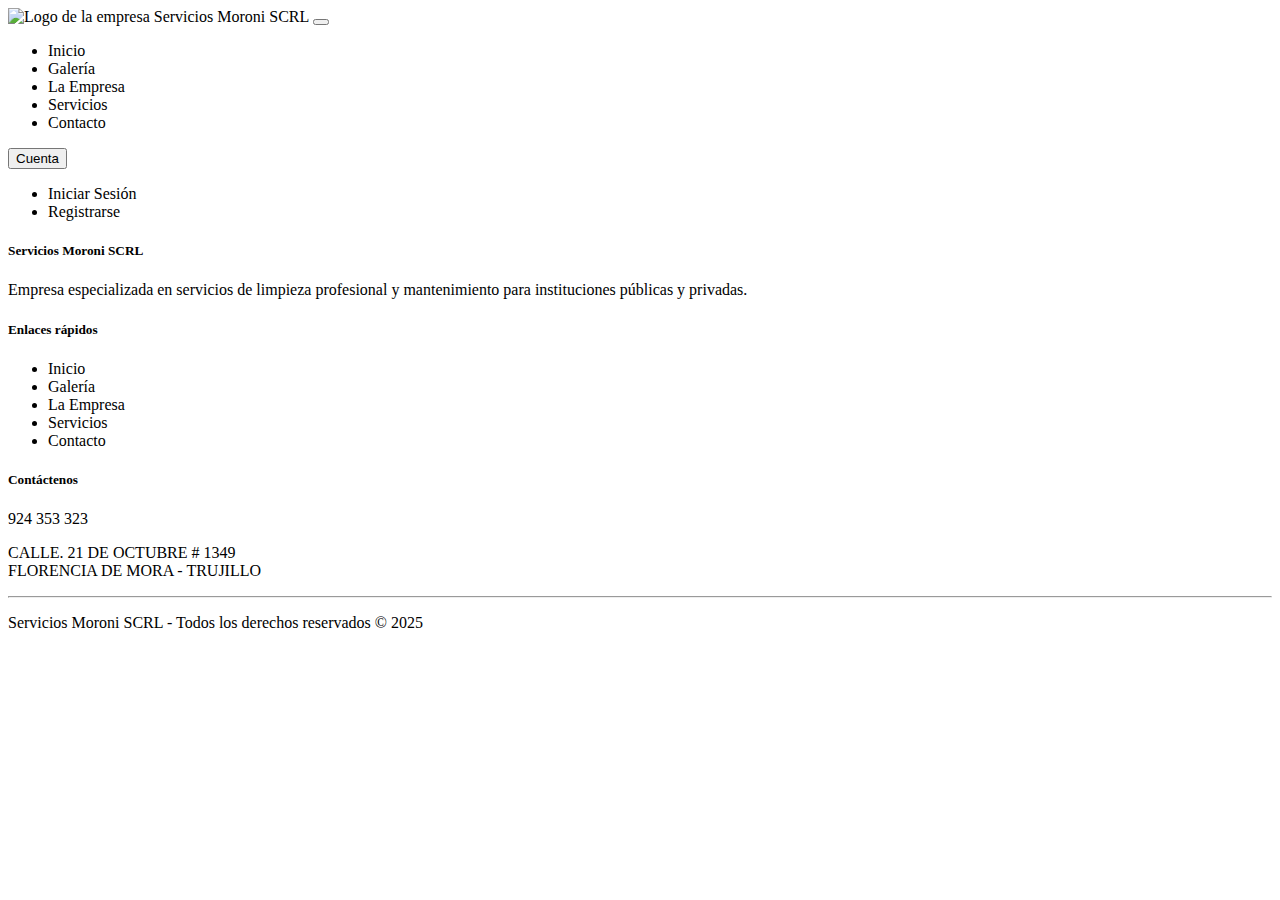
<file: src/main/resources/templates/reusables.html>
<!DOCTYPE html>
<html lang="en" xmlns:th="http://www.thymeleaf.org">

<head>
    <meta charset="UTF-8">
    <meta name="viewport" content="width=device-width, initial-scale=1.0">
    <title>Document</title>
    <link href="https://cdn.jsdelivr.net/npm/bootstrap@5.3.8/dist/css/bootstrap.min.css" rel="stylesheet"
        integrity="sha384-sRIl4kxILFvY47J16cr9ZwB07vP4J8+LH7qKQnuqkuIAvNWLzeN8tE5YBujZqJLB" crossorigin="anonymous">
    <link rel="stylesheet" th:href="@{/css/styles.css}">
</head>

<body>
    <div th:fragment="header">
        <nav class="navbar navbar-expand-lg navbar-light bg-white sticky-top shadow-sm">
            <div class="container">
                <a class="navbar-brand d-flex align-items-center fw-bold text-primary" th:href="@{/inicio}">
                    <img th:src="@{/img/logo.png}" alt="Logo de la empresa" class="me-2"
                        style="height: 40px; width: auto; object-fit: contain;">
                    Servicios Moroni SCRL
                </a>
                <button class="navbar-toggler" type="button" data-bs-toggle="collapse" data-bs-target="#navbarNav">
                    <span class="navbar-toggler-icon"></span>
                </button>
                <div class="collapse navbar-collapse" id="navbarNav">
                    <ul class="navbar-nav ms-auto mb-2 mb-lg-0 text-left">
                        <li class="nav-item">
                            <a class="nav-link" th:href="@{/inicio}"
                                th:classappend="${currentPage == 'inicio' ? 'active text-danger fw-bold' : 'text-primary'}">Inicio</a>
                        </li>
                        <li class="nav-item">
                            <a class="nav-link" th:href="@{/galeria}"
                                th:classappend="${currentPage == 'galeria' ? 'active text-danger fw-bold' : 'text-primary'}">Galería</a>
                        </li>
                        <li class="nav-item">
                            <a class="nav-link" th:href="@{/empresa}"
                                th:classappend="${currentPage == 'empresa' ? 'active text-danger fw-bold' : 'text-primary'}">La
                                Empresa</a>
                        </li>
                        <li class="nav-item">
                            <a class="nav-link" th:href="@{/servicios}"
                                th:classappend="${currentPage == 'servicios' ? 'active text-danger fw-bold' : 'text-primary'}">Servicios</a>
                        </li>
                        <li class="nav-item">
                            <a class="nav-link" th:href="@{/contacto}"
                                th:classappend="${currentPage == 'contacto' ? 'active text-danger fw-bold' : 'text-primary'}">Contacto</a>
                        </li>
                    </ul>
                    <div
                        class="dropdown ms-lg-3 mt-2 mt-lg-0 w-lg-auto text-center text-lg-start d-flex justify-content-start">
                        <button class="btn btn-primary dropdown-toggle" type="button" id="dropdownMenuButton"
                            data-bs-toggle="dropdown" aria-expanded="false">
                            Cuenta
                        </button>
                        <ul class="dropdown-menu dropdown-menu-start text-center justify-content-start"
                            aria-labelledby="dropdownMenuButton">
                            <li><a class="dropdown-item" th:href="@{/login}">Iniciar Sesión</a></li>
                            <li><a class="dropdown-item" th:href="@{/register}">Registrarse</a></li>
                        </ul>
                    </div>
                </div>
            </div>
        </nav>
    </div>



    <div th:fragment="footer">
        <footer class="bg-dark text-light py-4">
            <div class="container">
                <div class="row">
                    <div class="col-lg-4 mb-4 mb-lg-0">
                        <h5 class="fw-bold mb-3">Servicios Moroni SCRL</h5>
                        <p>Empresa especializada en servicios de limpieza profesional y mantenimiento para instituciones
                            públicas y privadas.</p>
                    </div>
                    <div class="col-lg-4 mb-4 mb-lg-0">
                        <h5 class="fw-bold mb-3">Enlaces rápidos</h5>
                        <ul class="list-unstyled">
                            <li class="mb-2"><a th:href="@{/inicio}" class="text-light text-decoration-none">Inicio</a>
                            </li>
                            <li class="mb-2"><a th:href="@{/galeria}"
                                    class="text-light text-decoration-none">Galería</a></li>
                            <li class="mb-2"><a th:href="@{/empresa}" class="text-light text-decoration-none">La
                                    Empresa</a>
                            </li>
                            <li class="mb-2"><a th:href="@{/servicios}"
                                    class="text-light text-decoration-none">Servicios</a>
                            </li>
                            <li class="mb-2"><a th:href="@{/contacto}"
                                    class="text-light text-decoration-none">Contacto</a>
                            </li>
                        </ul>
                    </div>
                    <div class="col-lg-4">
                        <h5 class="fw-bold mb-3">Contáctenos</h5>
                        <p><i class="bi bi-telephone me-2"></i> 924 353 323</p>
                        <p><i class="bi bi-geo-alt me-2"></i> CALLE. 21 DE OCTUBRE # 1349<br>FLORENCIA DE MORA -
                            TRUJILLO
                        </p>
                        <div class="d-flex social-icons mt-3">
                            <a href="https://www.facebook.com/profile.php?id=61555686907576" target="_blank"
                                rel="noopener noreferrer" class="text-light me-3">
                                <i class="bi bi-facebook fs-4"></i>
                            </a>
                            <a href="#" target="_blank" rel="noopener noreferrer" class="text-light me-3">
                                <i class="bi bi-instagram fs-4"></i>
                            </a>
                            <a href="https://www.linkedin.com/in/julio-nunja-alfaro-b2905b1b9/" target="_blank"
                                rel="noopener noreferrer" class="text-light">
                                <i class="bi bi-linkedin fs-4"></i>
                            </a>
                        </div>
                    </div>
                </div>
                <hr class="my-4">
                <div class="text-center">
                    <p class="mb-0">Servicios Moroni SCRL - Todos los derechos reservados &copy; 2025</p>
                </div>
            </div>
        </footer>
    </div>
</body>

</html>
</file>
<file: css/styles.css>
:root {
    --bs-primary: #0F3B63;
    --bs-danger: #C1272D;
    --bs-dark: #3A3A3A;
    --bs-light: #FFFFFF;
}

.enlace {
    text-decoration: none !important;
    color: #0F3B63 !important;
}

.enlace:hover {
    color: #0d2f4d !important;
}

.bg-primary {
    background-color: var(--bs-primary) !important;
}

.text-primary {
    color: var(--bs-primary) !important;
}

.btn-primary {
    background-color: var(--bs-primary) !important;
    border-color: var(--bs-primary) !important;
}

.btn-primary:hover {
    background-color: #0c3050 !important;
    border-color: #0c3050 !important;
}

.btn-outline-primary {
    border-color: var(--bs-primary) !important;
    color: var(--bs-primary) !important;
}

.btn-outline-primary:hover {
    background-color: var(--bs-primary) !important;
    color: var(--bs-light) !important;
}

.dropdown-menu .dropdown-item:active {
    background-color: var(--bs-danger) !important;
    color: var(--bs-light) !important;
}

footer h5 {
    color: var(--bs-danger);
    font-weight: bold;
}

footer a {
    text-decoration: none !important;
    color: var(--bs-primary) !important;
    transition: color 0.3s ease;
}

footer a:hover {
    color: var(--bs-danger) !important;
}

footer .d-flex a {
    font-size: 1.5rem;
}

footer .d-flex {
    justify-content: center;
}

@media (max-width: 767px) {
    footer {
        text-align: center;
    }

    footer .d-flex {
        justify-content: center;
    }
}

@media (min-width: 768px) {
    footer {
        text-align: center;
    }

    footer .d-flex {
        justify-content: center;
    }
}


@media (min-width: 992px) {
    footer {
        text-align: left;
    }

    footer .d-flex {
        justify-content: flex-start;
    }

    footer .text-center {
        text-align: center !important;
    }
}


@media (min-width: 1200px) {
    footer {
        text-align: left;
    }

    footer .d-flex {
        justify-content: flex-start;
    }
}
</file>
